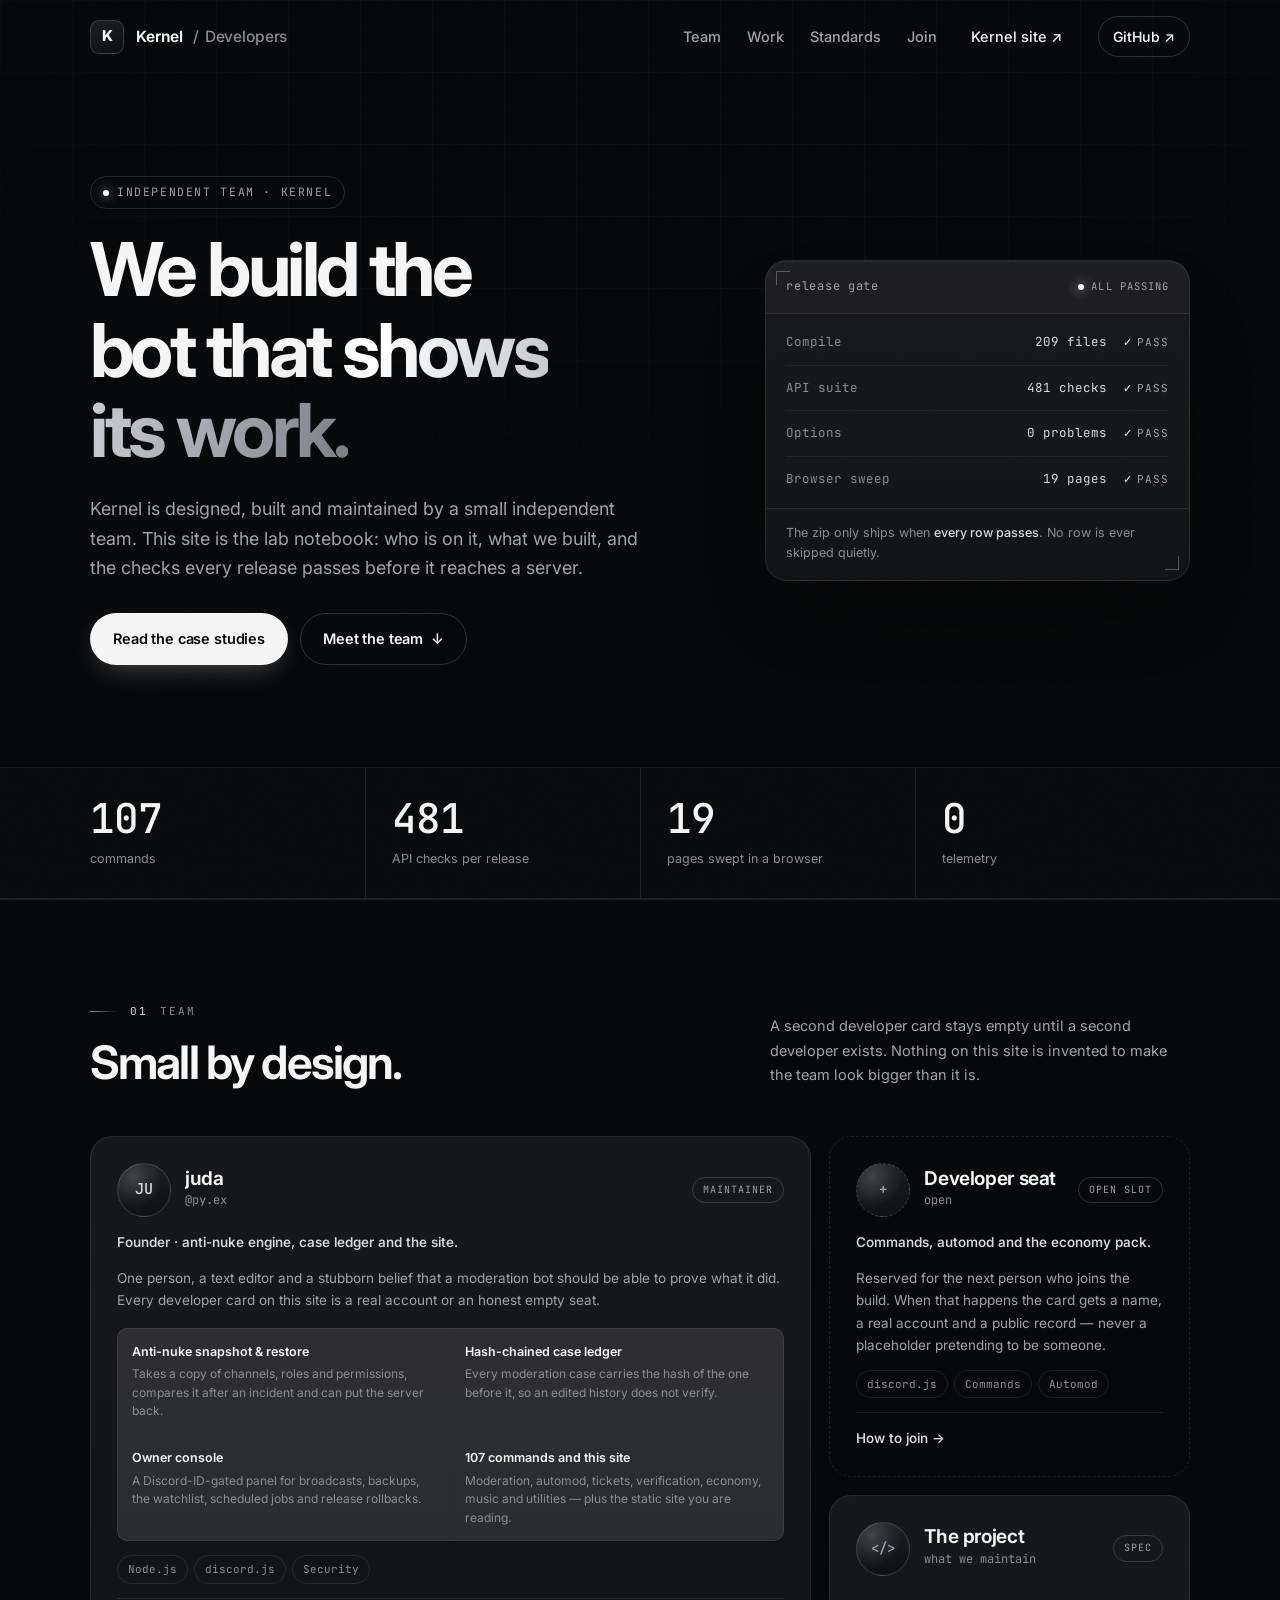
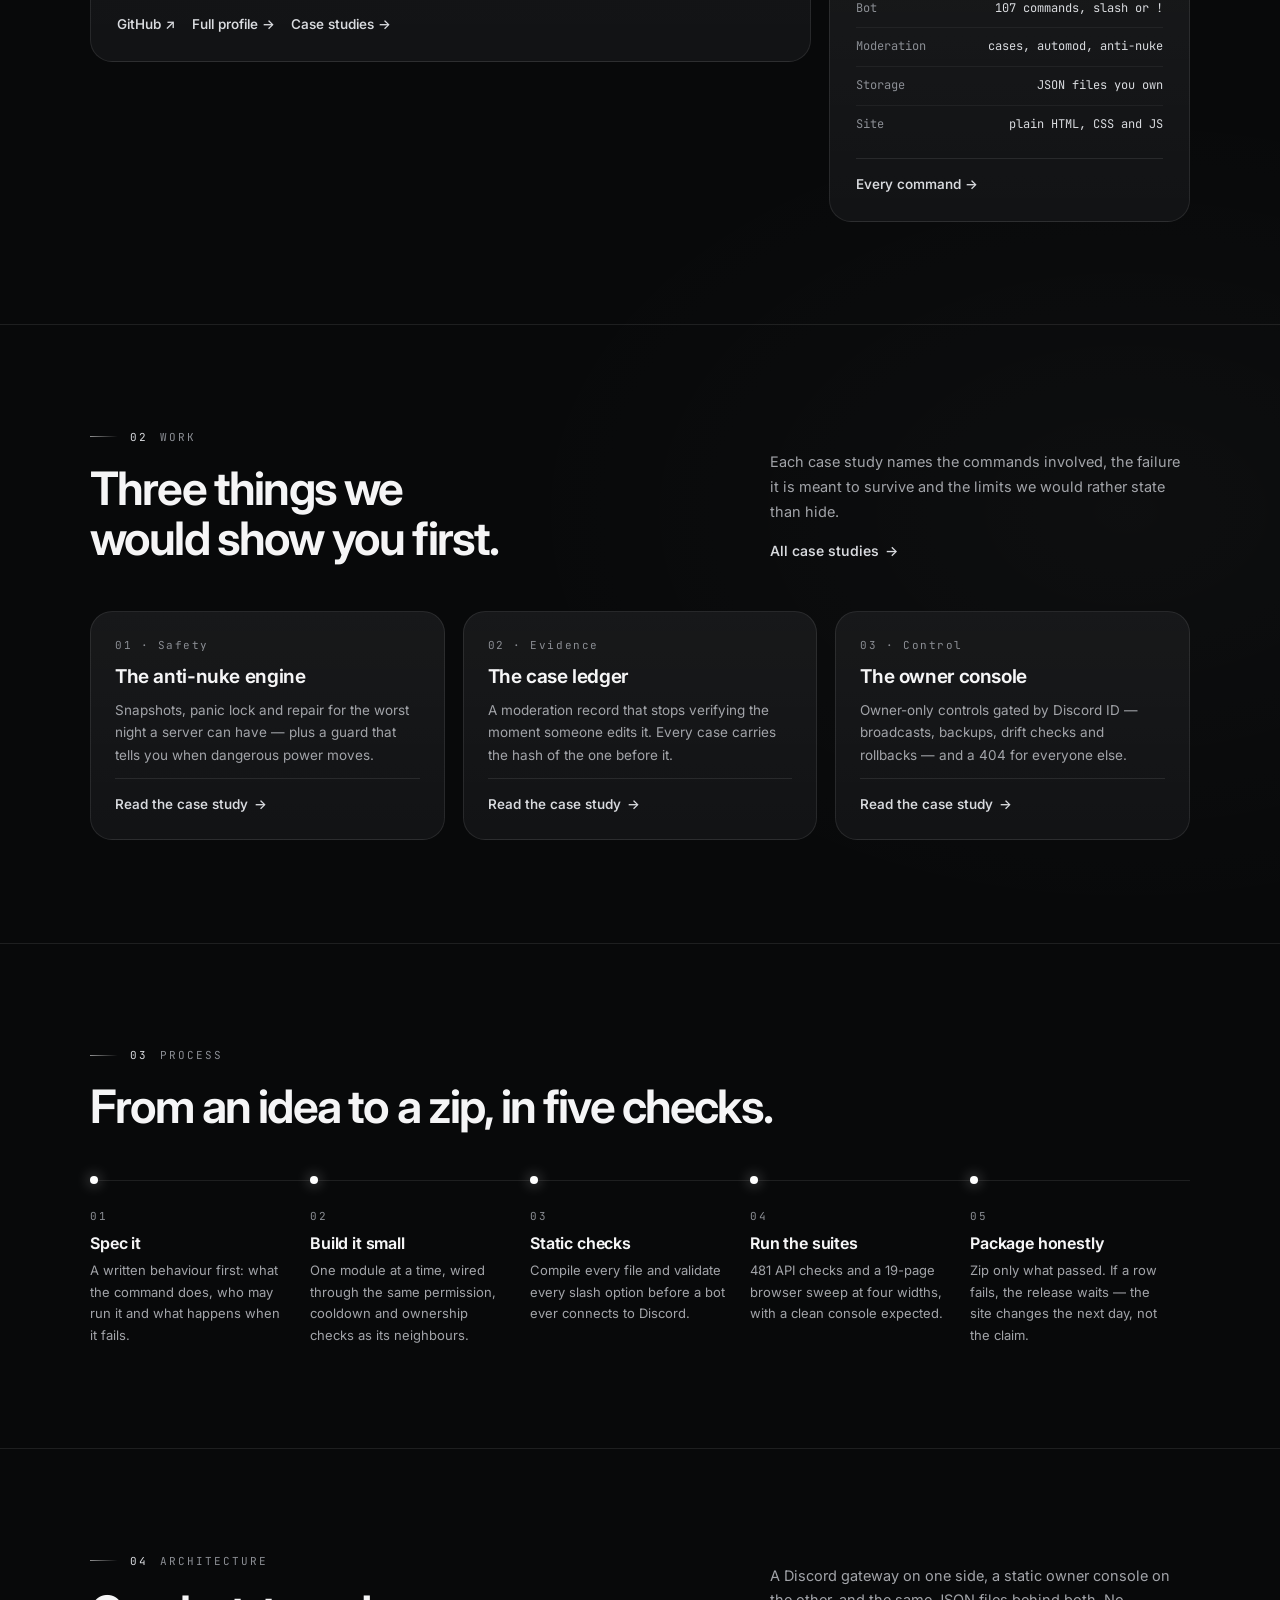
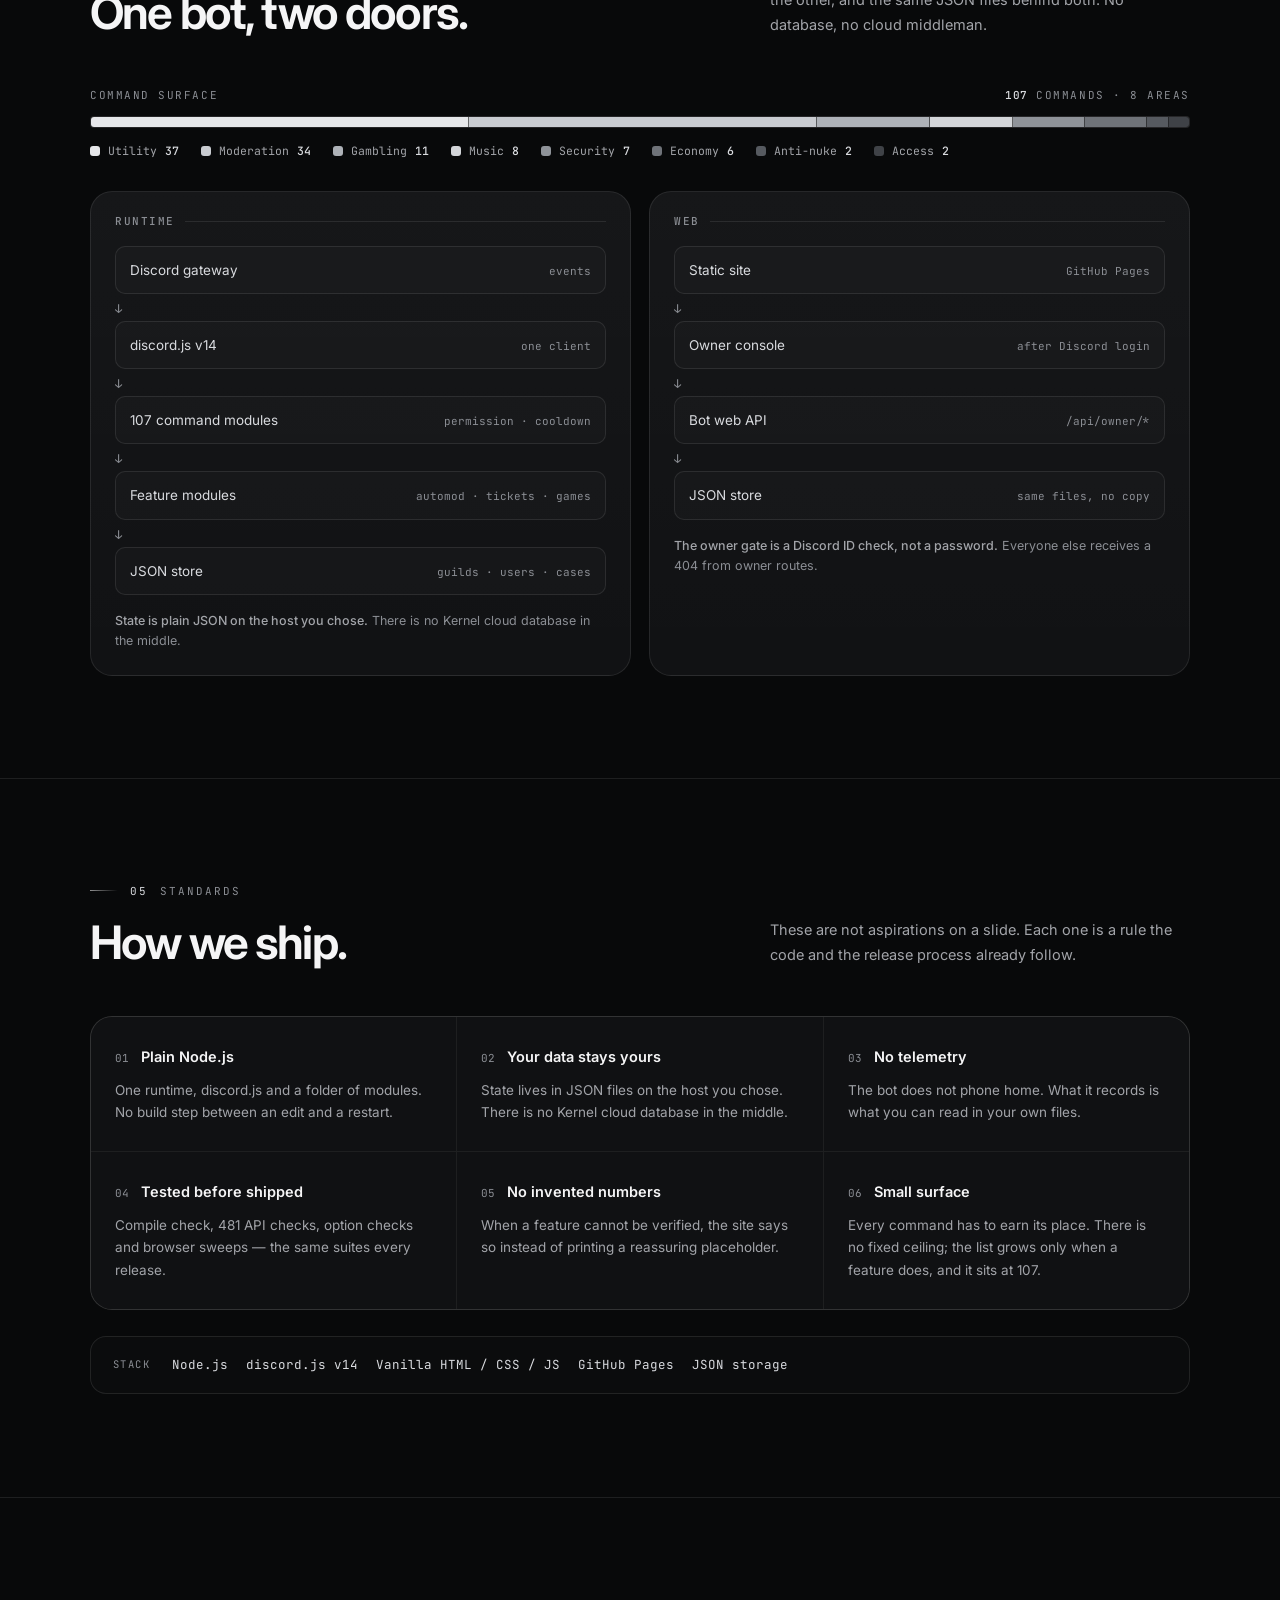
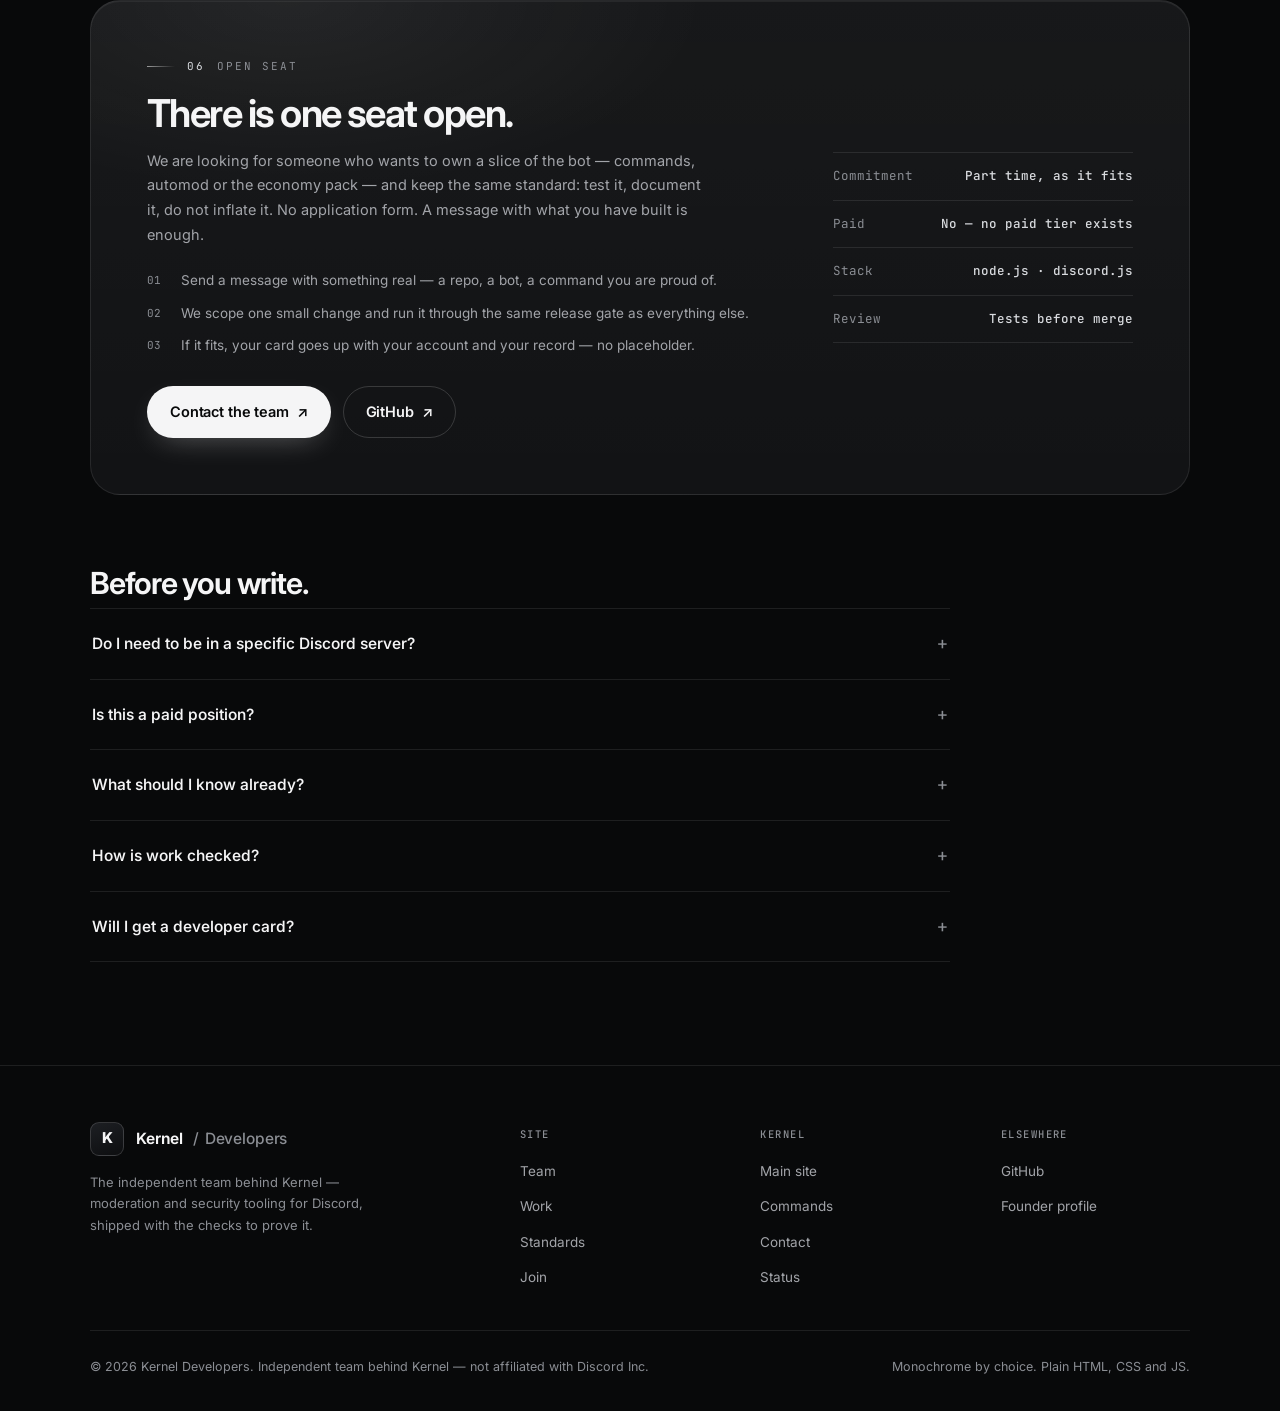
<file: index.html>
<!doctype html>
<html lang="en">
<head>
<meta charset="utf-8">
<meta name="viewport" content="width=device-width, initial-scale=1">
<title>Kernel Developers — the team, the work and the release gate</title>
<meta name="description" content="Meet the team behind Kernel, read three engineering case studies, and see the release gate every change passes: compile, 481 API checks and a 19-page browser sweep.">
<meta property="og:title" content="Kernel Developers — the team behind Kernel">
<meta property="og:description" content="The people, the case studies and the standards behind the Kernel Discord bot.">
<meta property="og:type" content="website">
<meta property="og:site_name" content="Kernel Developers">
<meta property="og:image" content="og.png">
<meta property="og:image:width" content="1200">
<meta property="og:image:height" content="630">
<meta property="og:image:alt" content="Kernel Developers — the team behind Kernel">
<meta name="twitter:card" content="summary_large_image">
<meta name="twitter:title" content="Kernel Developers — the team behind Kernel">
<meta name="twitter:description" content="The people, the case studies and the standards behind the Kernel Discord bot.">
<meta name="twitter:image" content="og.png">
<meta name="theme-color" content="#08090a">
<link rel="icon" href="favicon.svg" type="image/svg+xml">
<link rel="preconnect" href="https://fonts.googleapis.com">
<link rel="preconnect" href="https://fonts.gstatic.com" crossorigin>
<link href="https://fonts.googleapis.com/css2?family=Inter:wght@400;500;600;700;800&family=JetBrains+Mono:wght@400;500&display=swap" rel="stylesheet">
<link rel="stylesheet" href="styles.css?v=20261125a">
<script>document.documentElement.classList.add('js');</script>
</head>
<body>

<span id="top" class="anchor-top" aria-hidden="true"></span>
<a class="skip" href="#main">Skip to content</a>
<div class="scroll-progress" aria-hidden="true"><span data-progress></span></div>

<header class="nav-shell">
  <div class="nav">
    <a class="brand" href="index.html" aria-label="Kernel Developers, home">
      <span class="mark" aria-hidden="true">K</span>
      <span class="brand-text">Kernel <span class="brand-sub">Developers</span></span>
    </a>

    <nav class="links" id="nav-links" aria-label="Sections">
      <a href="#team" data-nav="team">Team</a>
      <a href="work.html" data-nav="work">Work</a>
      <a href="#standards" data-nav="standards">Standards</a>
      <a href="#join" data-nav="join">Join</a>
      <a class="links-ext" href="https://santiyxz.github.io/kernel/">
        Kernel site <span class="arrow" aria-hidden="true">↗</span>
      </a>
    </nav>

    <div class="nav-actions">
      <a class="nav-ghost" href="https://github.com/santiyxz" rel="noopener noreferrer" target="_blank">
        GitHub <span class="arrow" aria-hidden="true">↗</span>
      </a>
      <button class="menu-btn" type="button" aria-expanded="false" aria-controls="nav-links">
        <span class="menu-box" aria-hidden="true"><span></span><span></span></span>
        <span class="menu-label">Menu</span>
      </button>
    </div>
  </div>
</header>

<main id="main">

  <!-- ============================================================== HERO -->
  <section class="hero shell" aria-labelledby="hero-title">
    <div class="hero-copy">
      <p class="eyebrow" data-reveal><span class="dot" aria-hidden="true"></span>Independent team · Kernel</p>
      <h1 id="hero-title" data-reveal>We build the bot that <em>shows its work.</em></h1>
      <p class="lede" data-reveal>
        Kernel is designed, built and maintained by a small independent team. This site is the lab notebook:
        who is on it, what we built, and the checks every release passes before it reaches a server.
      </p>
      <div class="hero-actions" data-reveal>
        <a class="btn btn-light" href="work.html">Read the case studies</a>
        <a class="btn btn-ghost" href="#team">Meet the team <span class="arrow" aria-hidden="true">↓</span></a>
      </div>
    </div>

    <aside class="gate" data-reveal aria-label="Release gate — checks run before every release">
      <div class="gate-head">
        <span class="gate-title">release gate</span>
        <span class="gate-state"><span class="dot" aria-hidden="true"></span>all passing</span>
      </div>
      <ul class="gate-rows">
        <li><span class="what">Compile</span><span class="how">209 files</span><span class="pass">pass</span></li>
        <li><span class="what">API suite</span><span class="how">481 checks</span><span class="pass">pass</span></li>
        <li><span class="what">Options</span><span class="how">0 problems</span><span class="pass">pass</span></li>
        <li><span class="what">Browser sweep</span><span class="how">19 pages</span><span class="pass">pass</span></li>
      </ul>
      <div class="gate-foot">The zip only ships when <b>every row passes</b>. No row is ever skipped quietly.</div>
    </aside>
  </section>

  <!-- =========================================================== METRICS -->
  <section class="metrics" aria-label="By the numbers">
    <div class="shell metrics-grid">
      <div class="metric" data-reveal><b data-count="107">107</b><span>commands</span></div>
      <div class="metric" data-reveal><b data-count="481">481</b><span>API checks per release</span></div>
      <div class="metric" data-reveal><b data-count="19">19</b><span>pages swept in a browser</span></div>
      <div class="metric" data-reveal><b data-count="0">0</b><span>telemetry</span></div>
    </div>
  </section>

  <!-- ============================================================== TEAM -->
  <section class="section" id="team" aria-labelledby="team-title">
    <div class="shell">
      <header class="section-head split" data-reveal>
        <div>
          <p class="section-tag"><span class="idx">01</span> Team</p>
          <h2 id="team-title">Small by design.</h2>
        </div>
        <p class="section-note">
          A second developer card stays empty until a second developer exists. Nothing on this site is invented
          to make the team look bigger than it is.
        </p>
      </header>

      <div class="team-grid">
        <article class="dev-card spotlight" data-reveal data-dev-card>
          <div class="dev-head">
            <span class="dev-avatar" data-dev-slot="avatar" aria-hidden="true">
              <span data-dev-slot="initials">JU</span>
              <span class="dev-presence" data-dev-slot="dot" hidden></span>
            </span>
            <div class="dev-id">
              <h3 data-dev-slot="name">juda</h3>
              <p class="dev-handle" data-dev-slot="handle">@py.ex</p>
            </div>
            <span class="dev-badge">Maintainer</span>
          </div>
          <p class="dev-live" data-dev-live hidden aria-live="polite">
            <span class="dev-live-dot" data-dev-status-dot aria-hidden="true"></span>
            <span class="dev-live-state" data-dev-status>Offline</span>
            <span class="dev-live-activity" data-dev-activity hidden></span>
          </p>
          <p class="dev-role">Founder · anti-nuke engine, case ledger and the site.</p>
          <p class="dev-bio">
            One person, a text editor and a stubborn belief that a moderation bot should be able to prove what it
            did. Every developer card on this site is a real account or an honest empty seat.
          </p>
          <dl class="credits">
            <div>
              <dt>Anti-nuke snapshot &amp; restore</dt>
              <dd>Takes a copy of channels, roles and permissions, compares it after an incident and can put the server back.</dd>
            </div>
            <div>
              <dt>Hash-chained case ledger</dt>
              <dd>Every moderation case carries the hash of the one before it, so an edited history does not verify.</dd>
            </div>
            <div>
              <dt>Owner console</dt>
              <dd>A Discord-ID-gated panel for broadcasts, backups, the watchlist, scheduled jobs and release rollbacks.</dd>
            </div>
            <div>
              <dt>107 commands and this site</dt>
              <dd>Moderation, automod, tickets, verification, economy, music and utilities — plus the static site you are reading.</dd>
            </div>
          </dl>
          <ul class="dev-tags"><li>Node.js</li><li>discord.js</li><li>Security</li></ul>
          <div class="dev-links">
            <a href="https://github.com/santiyxz" rel="noopener noreferrer" target="_blank">GitHub <span class="arrow" aria-hidden="true">↗</span></a>
            <a href="https://kernelweb.vercel.app/profile.html?dev=founder">Full profile <span class="arrow" aria-hidden="true">→</span></a>
            <a href="work.html">Case studies <span class="arrow" aria-hidden="true">→</span></a>
          </div>
        </article>

        <div class="team-col">
          <article class="dev-card is-open" data-reveal>
            <div class="dev-head">
              <span class="dev-avatar is-open-mark" aria-hidden="true">+</span>
              <div class="dev-id">
                <h3>Developer seat</h3>
                <p class="dev-handle">open</p>
              </div>
              <span class="dev-badge">Open slot</span>
            </div>
            <p class="dev-role">Commands, automod and the economy pack.</p>
            <p class="dev-bio">
              Reserved for the next person who joins the build. When that happens the card gets a name, a real
              account and a public record — never a placeholder pretending to be someone.
            </p>
            <ul class="dev-tags"><li>discord.js</li><li>Commands</li><li>Automod</li></ul>
            <div class="dev-links"><a href="#join">How to join <span class="arrow" aria-hidden="true">→</span></a></div>
          </article>

          <article class="dev-card" data-reveal>
            <div class="dev-head">
              <span class="dev-avatar is-mark" aria-hidden="true">&lt;/&gt;</span>
              <div class="dev-id">
                <h3>The project</h3>
                <p class="dev-handle">what we maintain</p>
              </div>
              <span class="dev-badge">Spec</span>
            </div>
            <dl class="dev-spec">
              <div><dt>Bot</dt><dd>107 commands, slash or <code>!</code></dd></div>
              <div><dt>Moderation</dt><dd>cases, automod, anti-nuke</dd></div>
              <div><dt>Storage</dt><dd>JSON files you own</dd></div>
              <div><dt>Site</dt><dd>plain HTML, CSS and JS</dd></div>
            </dl>
            <div class="dev-links">
              <a href="https://kernelweb.vercel.app/commands.html">Every command <span class="arrow" aria-hidden="true">→</span></a>
            </div>
          </article>
        </div>
      </div>
    </div>
  </section>

  <!-- ============================================================== WORK -->
  <section class="section" id="work" aria-labelledby="work-title">
    <div class="shell">
      <header class="section-head split" data-reveal>
        <div>
          <p class="section-tag"><span class="idx">02</span> Work</p>
          <h2 id="work-title">Three things we would show you first.</h2>
        </div>
        <div class="section-note">
          <p>Each case study names the commands involved, the failure it is meant to survive and the limits we would rather state than hide.</p>
          <p class="section-link"><a class="link-quiet" href="work.html">All case studies <span class="arrow" aria-hidden="true">→</span></a></p>
        </div>
      </header>

      <div class="work-cards" data-stagger>
        <a class="work-card spotlight" href="work.html#antinuke" data-reveal>
          <span class="num">01 · Safety</span>
          <h3>The anti-nuke engine</h3>
          <p>Snapshots, panic lock and repair for the worst night a server can have — plus a guard that tells you when dangerous power moves.</p>
          <span class="go">Read the case study <span class="arrow" aria-hidden="true">→</span></span>
        </a>
        <a class="work-card spotlight" href="work.html#cases" data-reveal>
          <span class="num">02 · Evidence</span>
          <h3>The case ledger</h3>
          <p>A moderation record that stops verifying the moment someone edits it. Every case carries the hash of the one before it.</p>
          <span class="go">Read the case study <span class="arrow" aria-hidden="true">→</span></span>
        </a>
        <a class="work-card spotlight" href="work.html#console" data-reveal>
          <span class="num">03 · Control</span>
          <h3>The owner console</h3>
          <p>Owner-only controls gated by Discord ID — broadcasts, backups, drift checks and rollbacks — and a 404 for everyone else.</p>
          <span class="go">Read the case study <span class="arrow" aria-hidden="true">→</span></span>
        </a>
      </div>
    </div>
  </section>

  <!-- =========================================================== PROCESS -->
  <section class="section" id="process" aria-labelledby="process-title">
    <div class="shell">
      <header class="section-head" data-reveal>
        <p class="section-tag"><span class="idx">03</span> Process</p>
        <h2 id="process-title">From an idea to a zip, in five checks.</h2>
      </header>

      <ol class="process-list" data-stagger>
        <li data-reveal>
          <span class="n">01</span>
          <h3>Spec it</h3>
          <p>A written behaviour first: what the command does, who may run it and what happens when it fails.</p>
        </li>
        <li data-reveal>
          <span class="n">02</span>
          <h3>Build it small</h3>
          <p>One module at a time, wired through the same permission, cooldown and ownership checks as its neighbours.</p>
        </li>
        <li data-reveal>
          <span class="n">03</span>
          <h3>Static checks</h3>
          <p>Compile every file and validate every slash option before a bot ever connects to Discord.</p>
        </li>
        <li data-reveal>
          <span class="n">04</span>
          <h3>Run the suites</h3>
          <p>481 API checks and a 19-page browser sweep at four widths, with a clean console expected.</p>
        </li>
        <li data-reveal>
          <span class="n">05</span>
          <h3>Package honestly</h3>
          <p>Zip only what passed. If a row fails, the release waits — the site changes the next day, not the claim.</p>
        </li>
      </ol>
    </div>
  </section>

  <!-- ====================================================== ARCHITECTURE -->
  <section class="section" id="architecture" aria-labelledby="arch-title">
    <div class="shell">
      <header class="section-head split" data-reveal>
        <div>
          <p class="section-tag"><span class="idx">04</span> Architecture</p>
          <h2 id="arch-title">One bot, two doors.</h2>
        </div>
        <p class="section-note">
          A Discord gateway on one side, a static owner console on the other, and the same JSON files behind both.
          No database, no cloud middleman.
        </p>
      </header>

      <div class="surface" data-reveal>
        <div class="surface-head">
          <span>Command surface</span>
          <span><b>107</b> commands · 8 areas</span>
        </div>
        <div class="surface-bar" aria-hidden="true">
          <span style="flex:37;background:#e6e7ea" title="Utility 37"></span>
          <span style="flex:34;background:#c9ccd1" title="Moderation 34"></span>
          <span style="flex:11;background:#aeb2b8" title="Gambling 11"></span>
          <span style="flex:8;background:#d3d5d9" title="Music 8"></span>
          <span style="flex:7;background:#8f9399" title="Security 7"></span>
          <span style="flex:6;background:#6f7379" title="Economy 6"></span>
          <span style="flex:2;background:#565a60" title="Anti-nuke 2"></span>
          <span style="flex:2;background:#3f4247" title="Access 2"></span>
        </div>
        <ul class="surface-legend">
          <li><i class="sw" style="background:#e6e7ea"></i>Utility <b>37</b></li>
          <li><i class="sw" style="background:#c9ccd1"></i>Moderation <b>34</b></li>
          <li><i class="sw" style="background:#aeb2b8"></i>Gambling <b>11</b></li>
          <li><i class="sw" style="background:#d3d5d9"></i>Music <b>8</b></li>
          <li><i class="sw" style="background:#8f9399"></i>Security <b>7</b></li>
          <li><i class="sw" style="background:#6f7379"></i>Economy <b>6</b></li>
          <li><i class="sw" style="background:#565a60"></i>Anti-nuke <b>2</b></li>
          <li><i class="sw" style="background:#3f4247"></i>Access <b>2</b></li>
        </ul>
      </div>

      <div class="flows">
        <div class="flow" data-reveal>
          <h3>Runtime</h3>
          <ol class="flow-chain">
            <li class="node">Discord gateway <small>events</small></li>
            <li class="arrow" aria-hidden="true">↓</li>
            <li class="node">discord.js v14 <small>one client</small></li>
            <li class="arrow" aria-hidden="true">↓</li>
            <li class="node">107 command modules <small>permission · cooldown</small></li>
            <li class="arrow" aria-hidden="true">↓</li>
            <li class="node">Feature modules <small>automod · tickets · games</small></li>
            <li class="arrow" aria-hidden="true">↓</li>
            <li class="node">JSON store <small>guilds · users · cases</small></li>
          </ol>
          <p class="flow-note"><b>State is plain JSON on the host you chose.</b> There is no Kernel cloud database in the middle.</p>
        </div>

        <div class="flow" data-reveal>
          <h3>Web</h3>
          <ol class="flow-chain">
            <li class="node">Static site <small>GitHub Pages</small></li>
            <li class="arrow" aria-hidden="true">↓</li>
            <li class="node">Owner console <small>after Discord login</small></li>
            <li class="arrow" aria-hidden="true">↓</li>
            <li class="node">Bot web API <small>/api/owner/*</small></li>
            <li class="arrow" aria-hidden="true">↓</li>
            <li class="node">JSON store <small>same files, no copy</small></li>
          </ol>
          <p class="flow-note"><b>The owner gate is a Discord ID check, not a password.</b> Everyone else receives a 404 from owner routes.</p>
        </div>
      </div>
    </div>
  </section>

  <!-- ========================================================== STANDARDS -->
  <section class="section" id="standards" aria-labelledby="standards-title">
    <div class="shell">
      <header class="section-head split" data-reveal>
        <div>
          <p class="section-tag"><span class="idx">05</span> Standards</p>
          <h2 id="standards-title">How we ship.</h2>
        </div>
        <p class="section-note">
          These are not aspirations on a slide. Each one is a rule the code and the release process already
          follow.
        </p>
      </header>

      <dl class="standards" data-stagger>
        <div data-reveal>
          <dt><span class="std-num">01</span>Plain Node.js</dt>
          <dd>One runtime, discord.js and a folder of modules. No build step between an edit and a restart.</dd>
        </div>
        <div data-reveal>
          <dt><span class="std-num">02</span>Your data stays yours</dt>
          <dd>State lives in JSON files on the host you chose. There is no Kernel cloud database in the middle.</dd>
        </div>
        <div data-reveal>
          <dt><span class="std-num">03</span>No telemetry</dt>
          <dd>The bot does not phone home. What it records is what you can read in your own files.</dd>
        </div>
        <div data-reveal>
          <dt><span class="std-num">04</span>Tested before shipped</dt>
          <dd>Compile check, 481 API checks, option checks and browser sweeps — the same suites every release.</dd>
        </div>
        <div data-reveal>
          <dt><span class="std-num">05</span>No invented numbers</dt>
          <dd>When a feature cannot be verified, the site says so instead of printing a reassuring placeholder.</dd>
        </div>
        <div data-reveal>
          <dt><span class="std-num">06</span>Small surface</dt>
          <dd>Every command has to earn its place. There is no fixed ceiling; the list grows only when a feature does, and it sits at 107.</dd>
        </div>
      </dl>

      <div class="stack" data-reveal aria-label="Stack">
        <span class="stack-label">Stack</span>
        <ul>
          <li>Node.js</li>
          <li>discord.js v14</li>
          <li>Vanilla HTML / CSS / JS</li>
          <li>GitHub Pages</li>
          <li>JSON storage</li>
        </ul>
      </div>
    </div>
  </section>

  <!-- ============================================================== JOIN -->
  <section class="section" id="join" aria-labelledby="join-title">
    <div class="shell">
      <div class="join-panel" data-reveal>
        <div>
          <p class="section-tag"><span class="idx">06</span> Open seat</p>
          <h2 id="join-title">There is one seat open.</h2>
          <p class="join-copy">
            We are looking for someone who wants to own a slice of the bot — commands, automod or the economy
            pack — and keep the same standard: test it, document it, do not inflate it. No application form.
            A message with what you have built is enough.
          </p>
          <ol class="join-steps">
            <li><span class="n">01</span><span>Send a message with something real — a repo, a bot, a command you are proud of.</span></li>
            <li><span class="n">02</span><span>We scope one small change and run it through the same release gate as everything else.</span></li>
            <li><span class="n">03</span><span>If it fits, your card goes up with your account and your record — no placeholder.</span></li>
          </ol>
          <div class="hero-actions">
            <a class="btn btn-light" href="https://kernelweb.vercel.app/contact.html">
              Contact the team <span class="arrow" aria-hidden="true">↗</span>
            </a>
            <a class="btn btn-ghost" href="https://github.com/santiyxz" rel="noopener noreferrer" target="_blank">
              GitHub <span class="arrow" aria-hidden="true">↗</span>
            </a>
          </div>
        </div>
        <ul class="join-facts">
          <li><span>Commitment</span><b>Part time, as it fits</b></li>
          <li><span>Paid</span><b>No — no paid tier exists</b></li>
          <li><span>Stack</span><b>node.js · discord.js</b></li>
          <li><span>Review</span><b>Tests before merge</b></li>
        </ul>
      </div>

      <div class="section-head" style="margin-top: clamp(40px, 6vw, 72px); margin-bottom: 8px;" data-reveal>
        <h2 style="font-size: clamp(1.4rem, 2.4vw, 1.9rem);">Before you write.</h2>
      </div>
      <div class="faq" data-reveal>
        <details>
          <summary>Do I need to be in a specific Discord server?</summary>
          <div class="faq-body">
            <p>No. The contact form and GitHub are enough to start a conversation. Being reachable on Discord helps later, once there is a change to review, but it is not a gate.</p>
          </div>
        </details>
        <details>
          <summary>Is this a paid position?</summary>
          <div class="faq-body">
            <p>No. Kernel has no paid tier, so there is no budget to pay contributors. What it offers is real ownership of a slice of the bot, public credit on this site, and code that ships.</p>
          </div>
        </details>
        <details>
          <summary>What should I know already?</summary>
          <div class="faq-body">
            <p>Node.js and discord.js basics for bot work — commands, events, permissions. The website is plain HTML, CSS and JavaScript with no framework, so a working knowledge of the browser is enough for site changes.</p>
          </div>
        </details>
        <details>
          <summary>How is work checked?</summary>
          <div class="faq-body">
            <p>Everything passes the same gate as a normal release: every file compiles, 481 API checks pass, the 13-check prefix adapter passes, slash options validate, and a 19-page browser sweep runs at four widths with a clean console. A change that fails a row does not ship.</p>
          </div>
        </details>
        <details>
          <summary>Will I get a developer card?</summary>
          <div class="faq-body">
            <p>Yes, once you are part of the build. Cards use real accounts and public records — the open seat stays visibly empty until then, because inventing a presence is not how this site works.</p>
          </div>
        </details>
      </div>
    </div>
  </section>

</main>

<footer class="foot">
  <div class="shell">
    <div class="foot-grid">
      <div class="foot-brand">
        <a class="brand" href="index.html" aria-label="Kernel Developers, home">
          <span class="mark" aria-hidden="true">K</span>
          <span class="brand-text">Kernel <span class="brand-sub">Developers</span></span>
        </a>
        <p class="foot-blurb">The independent team behind Kernel — moderation and security tooling for Discord, shipped with the checks to prove it.</p>
      </div>
      <div class="foot-col">
        <h4>Site</h4>
        <ul>
          <li><a href="#team">Team</a></li>
          <li><a href="work.html">Work</a></li>
          <li><a href="#standards">Standards</a></li>
          <li><a href="#join">Join</a></li>
        </ul>
      </div>
      <div class="foot-col">
        <h4>Kernel</h4>
        <ul>
          <li><a href="https://kernelweb.vercel.app/">Main site</a></li>
          <li><a href="https://kernelweb.vercel.app/commands.html">Commands</a></li>
          <li><a href="https://kernelweb.vercel.app/contact.html">Contact</a></li>
          <li><a href="https://kernelweb.vercel.app/status.html">Status</a></li>
        </ul>
      </div>
      <div class="foot-col">
        <h4>Elsewhere</h4>
        <ul>
          <li><a href="https://github.com/santiyxz" rel="noopener noreferrer" target="_blank">GitHub</a></li>
          <li><a href="https://kernelweb.vercel.app/profile.html?dev=founder">Founder profile</a></li>
        </ul>
      </div>
    </div>
    <div class="foot-base">
      <p>© <span id="year">2026</span> Kernel Developers. Independent team behind Kernel — not affiliated with Discord Inc.</p>
      <p>Monochrome by choice. Plain HTML, CSS and JS.</p>
    </div>
  </div>
</footer>

<a class="to-top" href="#top" data-to-top aria-label="Back to top" aria-hidden="true" tabindex="-1">↑</a>
<script src="app.js?v=20261125a" defer></script>
<script src="lanyard.js?v=20261125a" defer></script>
</body>
</html>
</file>
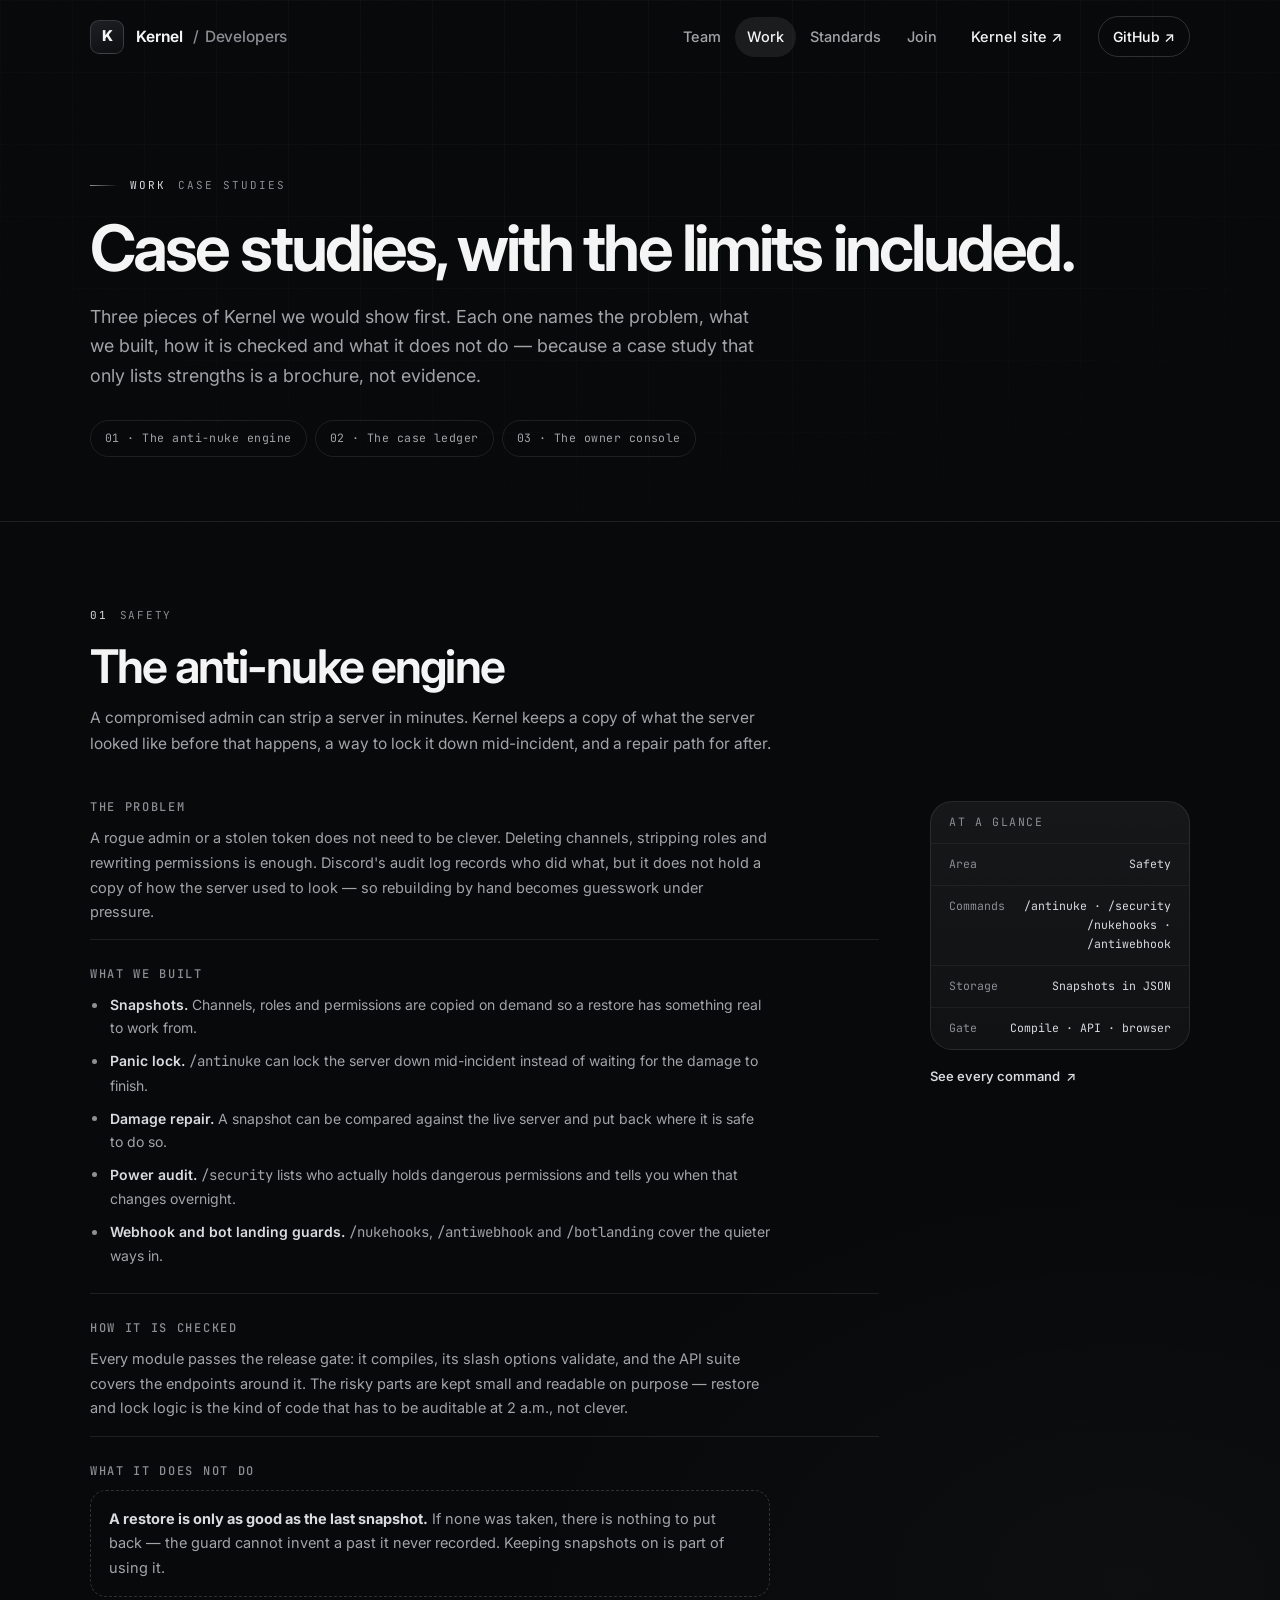
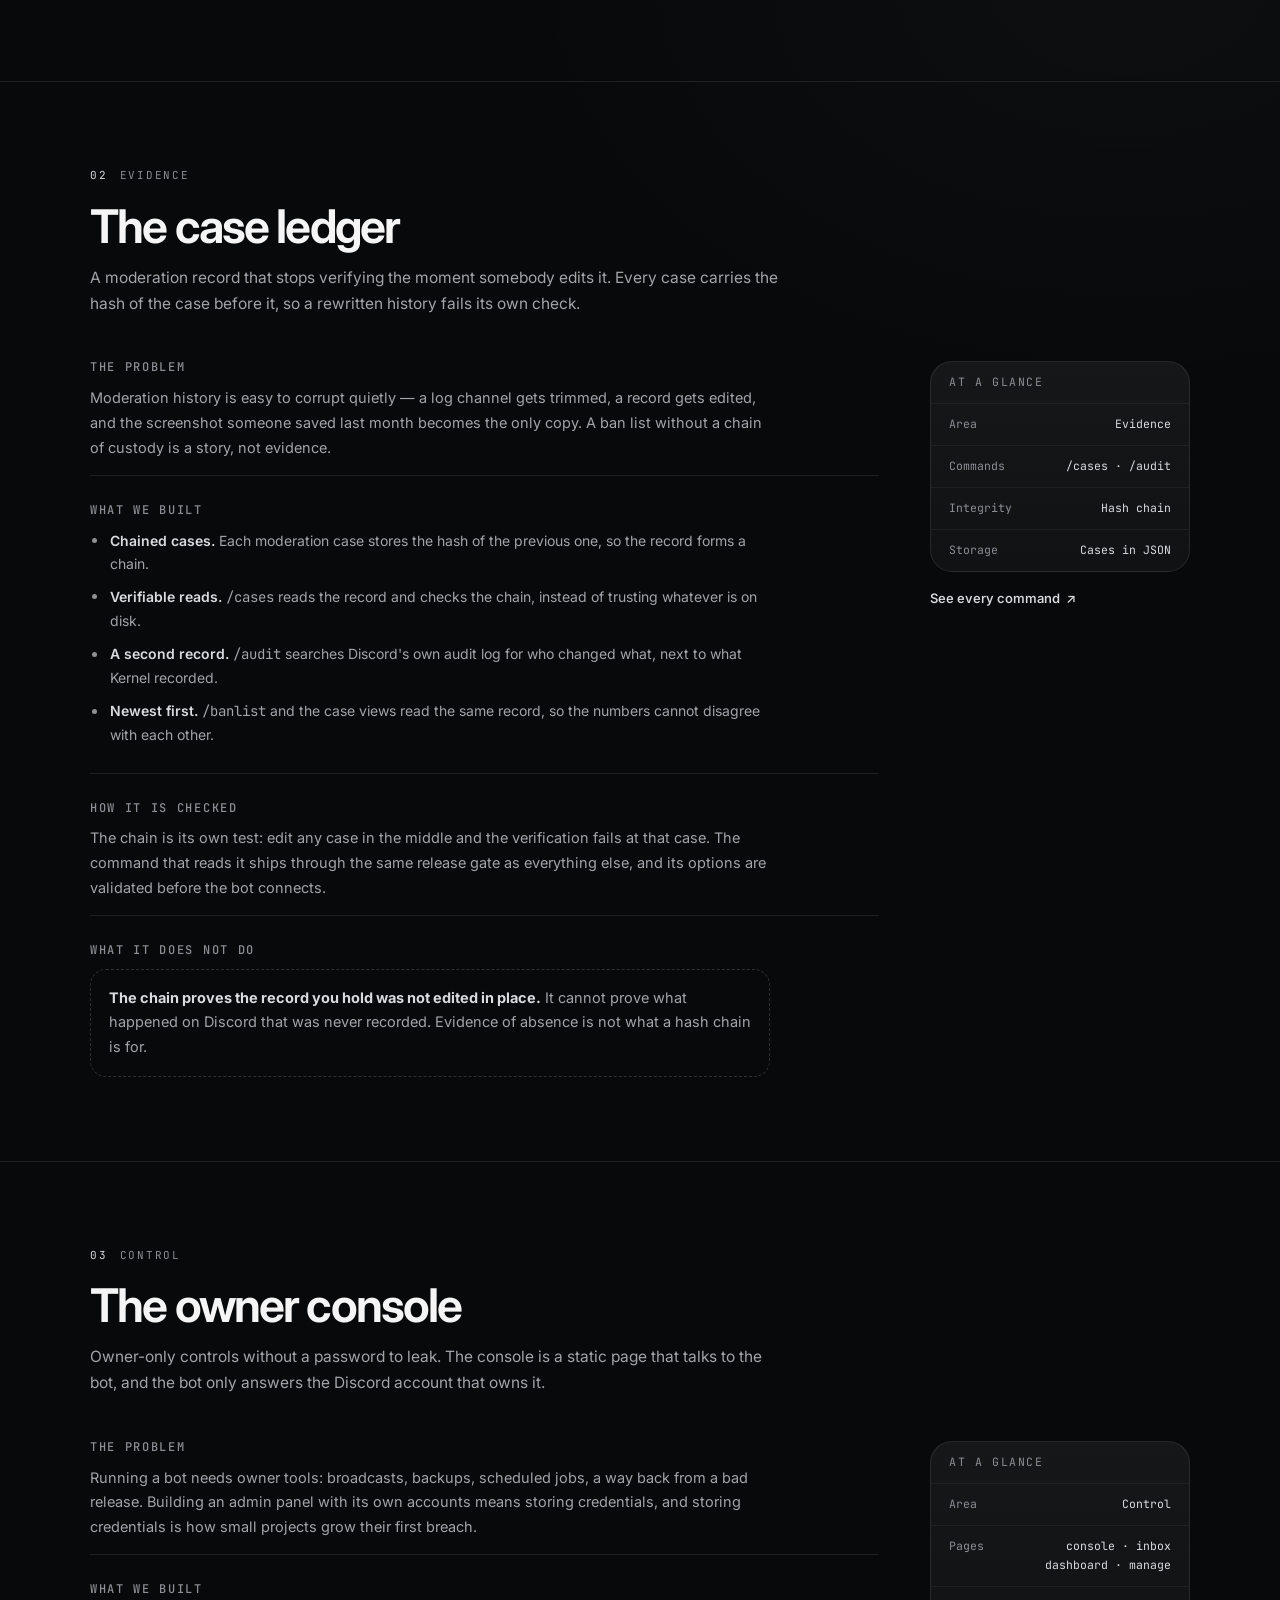
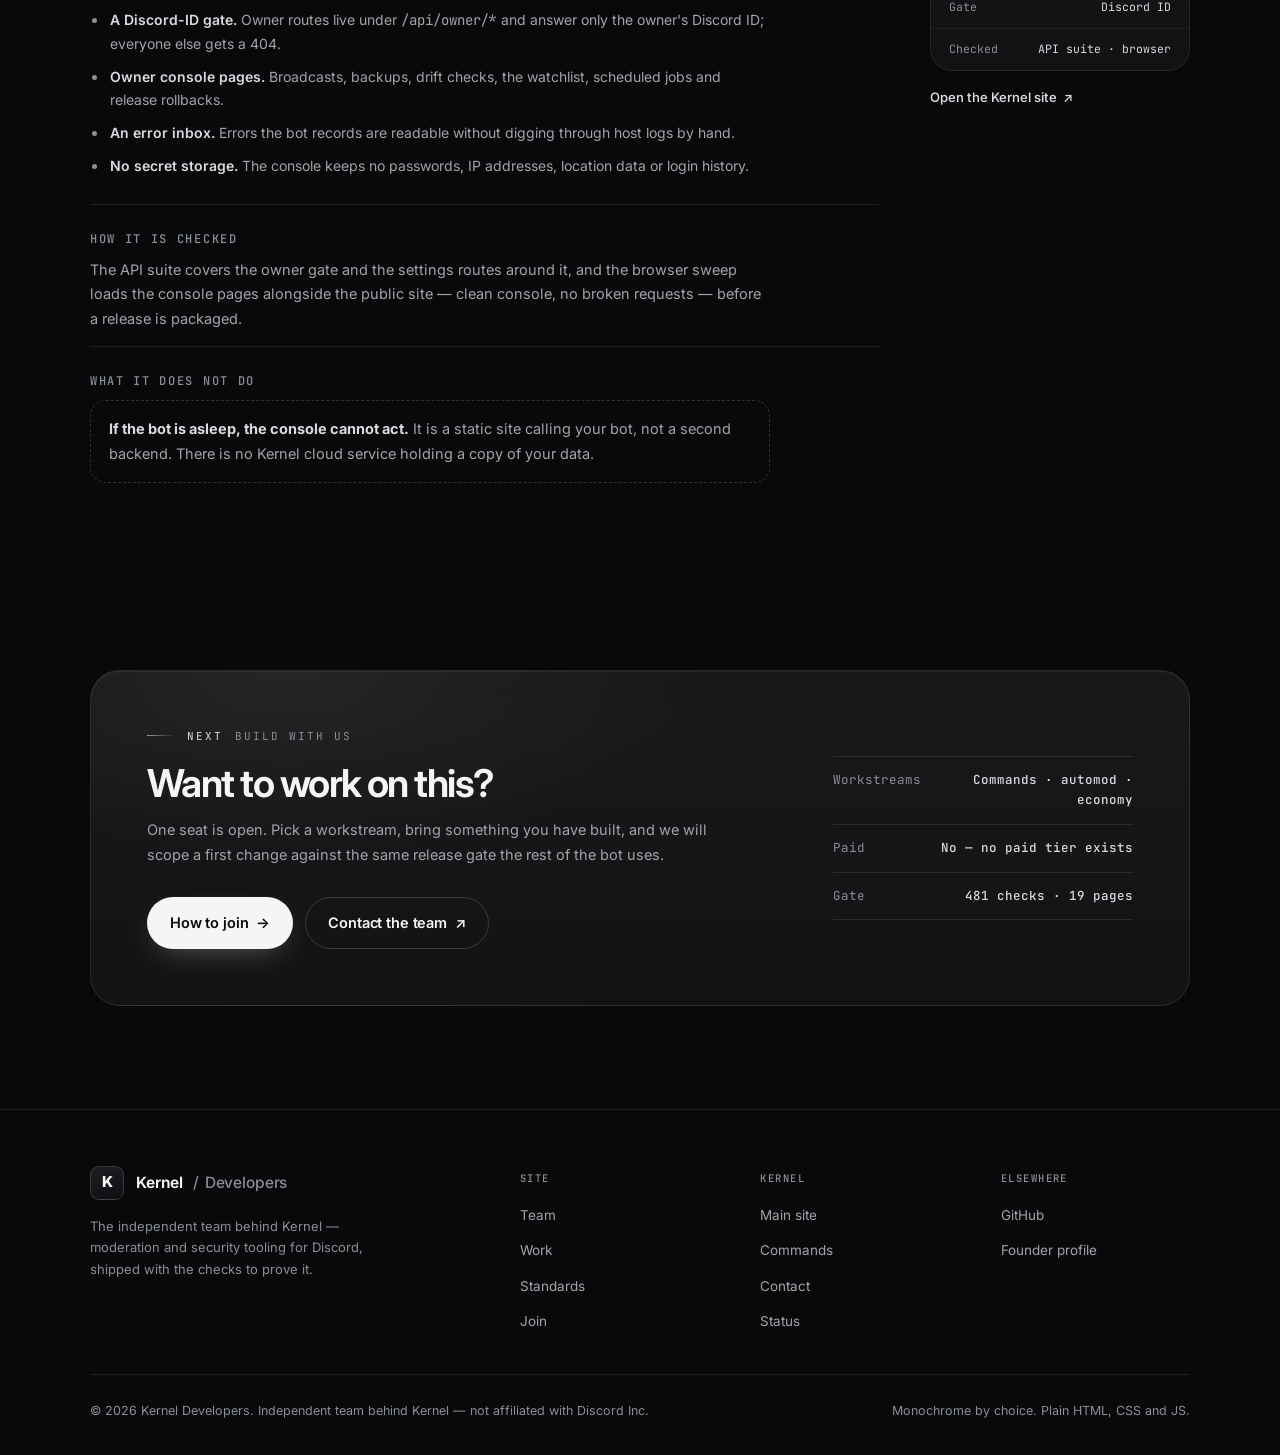
<file: work.html>
<!doctype html>
<html lang="en">
<head>
<meta charset="utf-8">
<meta name="viewport" content="width=device-width, initial-scale=1">
<title>Case studies — Kernel Developers</title>
<meta name="description" content="Three Kernel engineering case studies: the anti-nuke engine, the hash-chained case ledger and the owner console — each with its checks and its stated limits.">
<meta property="og:title" content="Case studies — Kernel Developers">
<meta property="og:description" content="The anti-nuke engine, the case ledger and the owner console — with the checks and the limits.">
<meta property="og:type" content="article">
<meta property="og:site_name" content="Kernel Developers">
<meta property="og:image" content="og.png">
<meta property="og:image:width" content="1200">
<meta property="og:image:height" content="630">
<meta property="og:image:alt" content="Kernel Developers — the team behind Kernel">
<meta name="twitter:card" content="summary_large_image">
<meta name="twitter:title" content="Case studies — Kernel Developers">
<meta name="twitter:description" content="The anti-nuke engine, the case ledger and the owner console — with the checks and the limits.">
<meta name="twitter:image" content="og.png">
<meta name="theme-color" content="#08090a">
<link rel="icon" href="favicon.svg" type="image/svg+xml">
<link rel="preconnect" href="https://fonts.googleapis.com">
<link rel="preconnect" href="https://fonts.gstatic.com" crossorigin>
<link href="https://fonts.googleapis.com/css2?family=Inter:wght@400;500;600;700;800&family=JetBrains+Mono:wght@400;500&display=swap" rel="stylesheet">
<link rel="stylesheet" href="styles.css?v=20261125a">
<script>document.documentElement.classList.add('js');</script>
</head>
<body>

<a class="skip" href="#main">Skip to content</a>
<div class="scroll-progress" aria-hidden="true"><span data-progress></span></div>

<header class="nav-shell">
  <div class="nav">
    <a class="brand" href="index.html" aria-label="Kernel Developers, home">
      <span class="mark" aria-hidden="true">K</span>
      <span class="brand-text">Kernel <span class="brand-sub">Developers</span></span>
    </a>

    <nav class="links" id="nav-links" aria-label="Sections">
      <a href="index.html#team" data-nav="team">Team</a>
      <a href="work.html" data-nav="work" aria-current="page">Work</a>
      <a href="index.html#standards" data-nav="standards">Standards</a>
      <a href="index.html#join" data-nav="join">Join</a>
      <a class="links-ext" href="https://santiyxz.github.io/kernel/">
        Kernel site <span class="arrow" aria-hidden="true">↗</span>
      </a>
    </nav>

    <div class="nav-actions">
      <a class="nav-ghost" href="https://github.com/santiyxz" rel="noopener noreferrer" target="_blank">
        GitHub <span class="arrow" aria-hidden="true">↗</span>
      </a>
      <button class="menu-btn" type="button" aria-expanded="false" aria-controls="nav-links">
        <span class="menu-box" aria-hidden="true"><span></span><span></span></span>
        <span class="menu-label">Menu</span>
      </button>
    </div>
  </div>
</header>

<main id="main">

  <header class="page-head shell" aria-labelledby="page-title">
    <p class="section-tag" data-reveal><span class="idx">Work</span> Case studies</p>
    <h1 id="page-title" data-reveal>Case studies, with the limits included.</h1>
    <p class="lede" data-reveal>
      Three pieces of Kernel we would show first. Each one names the problem, what we built, how it is checked
      and what it does not do — because a case study that only lists strengths is a brochure, not evidence.
    </p>
    <nav class="toc" aria-label="Case studies" data-reveal>
      <a href="#antinuke">01 · The anti-nuke engine</a>
      <a href="#cases">02 · The case ledger</a>
      <a href="#console">03 · The owner console</a>
    </nav>
  </header>

  <!-- ========================================================== ANTI-NUKE -->
  <article class="case" id="antinuke" aria-labelledby="antinuke-title">
    <div class="shell">
      <header class="case-head" data-reveal>
        <p class="case-kicker"><span class="idx">01</span> Safety</p>
        <h2 id="antinuke-title">The anti-nuke engine</h2>
        <p class="case-summary">
          A compromised admin can strip a server in minutes. Kernel keeps a copy of what the server looked like
          before that happens, a way to lock it down mid-incident, and a repair path for after.
        </p>
      </header>

      <div class="case-grid">
        <div class="case-body" data-reveal>
          <h3>The problem</h3>
          <p>
            A rogue admin or a stolen token does not need to be clever. Deleting channels, stripping roles and
            rewriting permissions is enough. Discord's audit log records who did what, but it does not hold a
            copy of how the server used to look — so rebuilding by hand becomes guesswork under pressure.
          </p>

          <h3>What we built</h3>
          <ul>
            <li><b>Snapshots.</b> Channels, roles and permissions are copied on demand so a restore has something real to work from.</li>
            <li><b>Panic lock.</b> <code>/antinuke</code> can lock the server down mid-incident instead of waiting for the damage to finish.</li>
            <li><b>Damage repair.</b> A snapshot can be compared against the live server and put back where it is safe to do so.</li>
            <li><b>Power audit.</b> <code>/security</code> lists who actually holds dangerous permissions and tells you when that changes overnight.</li>
            <li><b>Webhook and bot landing guards.</b> <code>/nukehooks</code>, <code>/antiwebhook</code> and <code>/botlanding</code> cover the quieter ways in.</li>
          </ul>

          <h3>How it is checked</h3>
          <p>
            Every module passes the release gate: it compiles, its slash options validate, and the API suite
            covers the endpoints around it. The risky parts are kept small and readable on purpose — restore and
            lock logic is the kind of code that has to be auditable at 2&nbsp;a.m., not clever.
          </p>

          <h3>What it does not do</h3>
          <p class="case-limit">
            <b>A restore is only as good as the last snapshot.</b> If none was taken, there is nothing to put
            back — the guard cannot invent a past it never recorded. Keeping snapshots on is part of using it.
          </p>
        </div>

        <aside class="case-side" data-reveal>
          <dl class="facts">
            <div class="facts-head">At a glance</div>
            <div><dt>Area</dt><dd>Safety</dd></div>
            <div><dt>Commands</dt><dd>/antinuke · /security<br>/nukehooks · /antiwebhook</dd></div>
            <div><dt>Storage</dt><dd>Snapshots in JSON</dd></div>
            <div><dt>Gate</dt><dd>Compile · API · browser</dd></div>
          </dl>
          <a class="link-quiet" href="https://santiyxz.github.io/kernel/commands.html">See every command <span class="arrow" aria-hidden="true">↗</span></a>
        </aside>
      </div>
    </div>
  </article>

  <!-- ============================================================= CASES -->
  <article class="case" id="cases" aria-labelledby="cases-title">
    <div class="shell">
      <header class="case-head" data-reveal>
        <p class="case-kicker"><span class="idx">02</span> Evidence</p>
        <h2 id="cases-title">The case ledger</h2>
        <p class="case-summary">
          A moderation record that stops verifying the moment somebody edits it. Every case carries the hash of
          the case before it, so a rewritten history fails its own check.
        </p>
      </header>

      <div class="case-grid">
        <div class="case-body" data-reveal>
          <h3>The problem</h3>
          <p>
            Moderation history is easy to corrupt quietly — a log channel gets trimmed, a record gets edited,
            and the screenshot someone saved last month becomes the only copy. A ban list without a chain of
            custody is a story, not evidence.
          </p>

          <h3>What we built</h3>
          <ul>
            <li><b>Chained cases.</b> Each moderation case stores the hash of the previous one, so the record forms a chain.</li>
            <li><b>Verifiable reads.</b> <code>/cases</code> reads the record and checks the chain, instead of trusting whatever is on disk.</li>
            <li><b>A second record.</b> <code>/audit</code> searches Discord's own audit log for who changed what, next to what Kernel recorded.</li>
            <li><b>Newest first.</b> <code>/banlist</code> and the case views read the same record, so the numbers cannot disagree with each other.</li>
          </ul>

          <h3>How it is checked</h3>
          <p>
            The chain is its own test: edit any case in the middle and the verification fails at that case.
            The command that reads it ships through the same release gate as everything else, and its options
            are validated before the bot connects.
          </p>

          <h3>What it does not do</h3>
          <p class="case-limit">
            <b>The chain proves the record you hold was not edited in place.</b> It cannot prove what happened
            on Discord that was never recorded. Evidence of absence is not what a hash chain is for.
          </p>
        </div>

        <aside class="case-side" data-reveal>
          <dl class="facts">
            <div class="facts-head">At a glance</div>
            <div><dt>Area</dt><dd>Evidence</dd></div>
            <div><dt>Commands</dt><dd>/cases · /audit</dd></div>
            <div><dt>Integrity</dt><dd>Hash chain</dd></div>
            <div><dt>Storage</dt><dd>Cases in JSON</dd></div>
          </dl>
          <a class="link-quiet" href="https://santiyxz.github.io/kernel/commands.html">See every command <span class="arrow" aria-hidden="true">↗</span></a>
        </aside>
      </div>
    </div>
  </article>

  <!-- =========================================================== CONSOLE -->
  <article class="case" id="console" aria-labelledby="console-title">
    <div class="shell">
      <header class="case-head" data-reveal>
        <p class="case-kicker"><span class="idx">03</span> Control</p>
        <h2 id="console-title">The owner console</h2>
        <p class="case-summary">
          Owner-only controls without a password to leak. The console is a static page that talks to the bot,
          and the bot only answers the Discord account that owns it.
        </p>
      </header>

      <div class="case-grid">
        <div class="case-body" data-reveal>
          <h3>The problem</h3>
          <p>
            Running a bot needs owner tools: broadcasts, backups, scheduled jobs, a way back from a bad release.
            Building an admin panel with its own accounts means storing credentials, and storing credentials is
            how small projects grow their first breach.
          </p>

          <h3>What we built</h3>
          <ul>
            <li><b>A Discord-ID gate.</b> Owner routes live under <code>/api/owner/*</code> and answer only the owner's Discord ID; everyone else gets a 404.</li>
            <li><b>Owner console pages.</b> Broadcasts, backups, drift checks, the watchlist, scheduled jobs and release rollbacks.</li>
            <li><b>An error inbox.</b> Errors the bot records are readable without digging through host logs by hand.</li>
            <li><b>No secret storage.</b> The console keeps no passwords, IP addresses, location data or login history.</li>
          </ul>

          <h3>How it is checked</h3>
          <p>
            The API suite covers the owner gate and the settings routes around it, and the browser sweep loads
            the console pages alongside the public site — clean console, no broken requests — before a release
            is packaged.
          </p>

          <h3>What it does not do</h3>
          <p class="case-limit">
            <b>If the bot is asleep, the console cannot act.</b> It is a static site calling your bot, not a
            second backend. There is no Kernel cloud service holding a copy of your data.
          </p>
        </div>

        <aside class="case-side" data-reveal>
          <dl class="facts">
            <div class="facts-head">At a glance</div>
            <div><dt>Area</dt><dd>Control</dd></div>
            <div><dt>Pages</dt><dd>console · inbox<br>dashboard · manage</dd></div>
            <div><dt>Gate</dt><dd>Discord ID</dd></div>
            <div><dt>Checked</dt><dd>API suite · browser</dd></div>
          </dl>
          <a class="link-quiet" href="https://santiyxz.github.io/kernel/">Open the Kernel site <span class="arrow" aria-hidden="true">↗</span></a>
        </aside>
      </div>
    </div>
  </article>

  <!-- ============================================================== CTA -->
  <section class="section" aria-labelledby="cta-title">
    <div class="shell">
      <div class="join-panel" data-reveal>
        <div>
          <p class="section-tag"><span class="idx">Next</span> Build with us</p>
          <h2 id="cta-title">Want to work on this?</h2>
          <p class="join-copy">
            One seat is open. Pick a workstream, bring something you have built, and we will scope a first
            change against the same release gate the rest of the bot uses.
          </p>
          <div class="hero-actions">
            <a class="btn btn-light" href="index.html#join">How to join <span class="arrow" aria-hidden="true">→</span></a>
            <a class="btn btn-ghost" href="https://santiyxz.github.io/kernel/contact.html">
              Contact the team <span class="arrow" aria-hidden="true">↗</span>
            </a>
          </div>
        </div>
        <ul class="join-facts">
          <li><span>Workstreams</span><b>Commands · automod · economy</b></li>
          <li><span>Paid</span><b>No — no paid tier exists</b></li>
          <li><span>Gate</span><b>481 checks · 19 pages</b></li>
        </ul>
      </div>
    </div>
  </section>

</main>

<footer class="foot">
  <div class="shell">
    <div class="foot-grid">
      <div class="foot-brand">
        <a class="brand" href="index.html" aria-label="Kernel Developers, home">
          <span class="mark" aria-hidden="true">K</span>
          <span class="brand-text">Kernel <span class="brand-sub">Developers</span></span>
        </a>
        <p class="foot-blurb">The independent team behind Kernel — moderation and security tooling for Discord, shipped with the checks to prove it.</p>
      </div>
      <div class="foot-col">
        <h4>Site</h4>
        <ul>
          <li><a href="index.html#team">Team</a></li>
          <li><a href="work.html">Work</a></li>
          <li><a href="index.html#standards">Standards</a></li>
          <li><a href="index.html#join">Join</a></li>
        </ul>
      </div>
      <div class="foot-col">
        <h4>Kernel</h4>
        <ul>
          <li><a href="https://santiyxz.github.io/kernel/">Main site</a></li>
          <li><a href="https://santiyxz.github.io/kernel/commands.html">Commands</a></li>
          <li><a href="https://santiyxz.github.io/kernel/contact.html">Contact</a></li>
          <li><a href="https://santiyxz.github.io/kernel/status.html">Status</a></li>
        </ul>
      </div>
      <div class="foot-col">
        <h4>Elsewhere</h4>
        <ul>
          <li><a href="https://github.com/santiyxz" rel="noopener noreferrer" target="_blank">GitHub</a></li>
          <li><a href="https://santiyxz.github.io/kernel/profile.html?dev=founder">Founder profile</a></li>
        </ul>
      </div>
    </div>
    <div class="foot-base">
      <p>© <span id="year">2026</span> Kernel Developers. Independent team behind Kernel — not affiliated with Discord Inc.</p>
      <p>Monochrome by choice. Plain HTML, CSS and JS.</p>
    </div>
  </div>
</footer>

<script src="app.js?v=20261125a" defer></script>
</body>
</html>
</file>
<file: styles.css>
/* ============================================================================
   Kernel Developers — official team site.
   Sibling of the Kernel site and held to the same rule: monochrome only.
   Hierarchy comes from light, hairlines and type — never from colour.
   ========================================================================== */

:root {
  color-scheme: dark;
  --bg: #08090a;
  --bg-soft: #0b0c0e;
  --panel: #101113;
  --panel-2: #141518;
  --line: rgba(255, 255, 255, .09);
  --line-strong: rgba(255, 255, 255, .16);
  --text: #f5f5f6;
  --muted: #a2a4a9;
  --muted-2: #8b8e94;
  --silver: #d9dbdf;

  --shell: 1180px;
  --gut: clamp(20px, 4vw, 40px);
  --r-sm: 10px;
  --r-md: 16px;
  --r-lg: 22px;
  --r-xl: 30px;
  --pill: 999px;

  --sans: "Inter", -apple-system, BlinkMacSystemFont, "Segoe UI", Roboto, "Helvetica Neue", Arial, sans-serif;
  --mono: "JetBrains Mono", ui-monospace, "SF Mono", "Cascadia Mono", "Segoe UI Mono", Consolas, "Liberation Mono", monospace;

  --ease: cubic-bezier(.22, .61, .36, 1);
}

*, *::before, *::after { box-sizing: border-box; }
[hidden] { display: none !important; }

html {
  -webkit-text-size-adjust: 100%;
  scroll-behavior: smooth;
}

body {
  margin: 0;
  min-height: 100vh;
  font-family: var(--sans);
  font-size: 16px;
  line-height: 1.65;
  color: var(--text);
  background:
    radial-gradient(1100px 620px at 50% -12%, rgba(255, 255, 255, .07), transparent 62%),
    radial-gradient(900px 600px at 88% 34%, rgba(255, 255, 255, .025), transparent 70%),
    var(--bg);
  -webkit-font-smoothing: antialiased;
  text-rendering: optimizeLegibility;
  overflow-x: hidden;
}

/* Faint engineering grid, masked out towards the edges. */
body::before {
  content: "";
  position: fixed;
  inset: 0;
  z-index: -1;
  pointer-events: none;
  background-image:
    linear-gradient(rgba(255, 255, 255, .028) 1px, transparent 1px),
    linear-gradient(90deg, rgba(255, 255, 255, .028) 1px, transparent 1px);
  background-size: 72px 72px;
  -webkit-mask-image: radial-gradient(1200px 760px at 50% 0%, #000 30%, transparent 78%);
  mask-image: radial-gradient(1200px 760px at 50% 0%, #000 30%, transparent 78%);
}

/* Film grain, kept below anything interactive. */
body::after {
  content: "";
  position: fixed;
  inset: 0;
  z-index: 80;
  pointer-events: none;
  opacity: .028;
  background-image: url("data:image/svg+xml,%3Csvg xmlns='http://www.w3.org/2000/svg' width='140' height='140'%3E%3Cfilter id='n'%3E%3CfeTurbulence type='fractalNoise' baseFrequency='.85' numOctaves='2' stitchTiles='stitch'/%3E%3C/filter%3E%3Crect width='100%25' height='100%25' filter='url(%23n)' opacity='.5'/%3E%3C/svg%3E");
}

img, svg { max-width: 100%; display: block; }
a { color: inherit; text-decoration: none; }
button { font: inherit; color: inherit; }
code { font-family: var(--mono); }

::selection { background: #fff; color: #08090a; }

h1, h2, h3 {
  margin: 0;
  font-weight: 650;
  letter-spacing: -.035em;
  line-height: 1.08;
  text-wrap: balance;
}

p { margin: 0 0 1em; }
p:last-child { margin-bottom: 0; }
strong { color: #f1f2f4; font-weight: 600; }

:focus-visible {
  outline: 2px solid #fff;
  outline-offset: 3px;
  border-radius: 4px;
}

.sr-only {
  position: absolute;
  width: 1px;
  height: 1px;
  margin: -1px;
  padding: 0;
  overflow: hidden;
  clip: rect(0 0 0 0);
  white-space: nowrap;
  border: 0;
}

.skip {
  position: absolute;
  left: 16px;
  top: -60px;
  z-index: 100;
  padding: 10px 16px;
  border-radius: var(--r-sm);
  background: #fff;
  color: #08090a;
  font-weight: 600;
  transition: top .2s var(--ease);
}
.skip:focus { top: 16px; }

.shell {
  width: 100%;
  max-width: var(--shell);
  margin-inline: auto;
  padding-inline: var(--gut);
}

.arrow { display: inline-block; }

/* ========================================================= SCROLL PROGRESS */

.scroll-progress {
  position: fixed;
  inset: 0 0 auto;
  height: 2px;
  z-index: 100;
  background: transparent;
  pointer-events: none;
}
.scroll-progress span {
  display: block;
  height: 100%;
  background: linear-gradient(90deg, rgba(255, 255, 255, .25), #fff);
  transform: scaleX(0);
  transform-origin: 0 50%;
  transition: transform .1s linear;
}

/* ============================================================== NAVIGATION */

.nav-shell {
  position: sticky;
  top: 0;
  z-index: 60;
  border-bottom: 1px solid transparent;
  transition: background .3s var(--ease), border-color .3s var(--ease);
}
.nav-shell.is-scrolled {
  background: rgba(8, 9, 10, .82);
  -webkit-backdrop-filter: blur(14px) saturate(140%);
  backdrop-filter: blur(14px) saturate(140%);
  border-bottom-color: var(--line);
}

.nav {
  width: 100%;
  max-width: var(--shell);
  margin-inline: auto;
  padding: 16px var(--gut);
  display: flex;
  align-items: center;
  gap: 24px;
}

.brand {
  display: inline-flex;
  align-items: center;
  gap: 12px;
  flex-shrink: 0;
}
.mark {
  display: grid;
  place-items: center;
  width: 34px;
  height: 34px;
  border-radius: 9px;
  border: 1px solid var(--line-strong);
  background: linear-gradient(160deg, #1d1f23, #0d0e10);
  font-weight: 800;
  font-size: 15px;
  letter-spacing: 0;
}
.brand-text {
  font-weight: 650;
  font-size: 15.5px;
  letter-spacing: -.01em;
  white-space: nowrap;
}
.brand-sub { color: var(--muted-2); font-weight: 500; }
.brand-sub::before { content: "/"; margin: 0 6px; color: var(--muted-2); }

.links {
  display: flex;
  align-items: center;
  gap: 2px;
  margin-left: auto;
}
.links a {
  padding: 8px 12px;
  border-radius: var(--pill);
  color: var(--muted);
  font-size: 14.5px;
  font-weight: 500;
  transition: color .2s var(--ease), background .2s var(--ease);
}
.links a:hover { color: var(--text); background: rgba(255, 255, 255, .06); }
.links a[aria-current] {
  color: var(--text);
  background: rgba(255, 255, 255, .08);
}
.links .links-ext { margin-left: 8px; color: var(--text); }

.nav-actions { display: flex; align-items: center; gap: 8px; }
.nav-ghost {
  padding: 8px 14px;
  border: 1px solid var(--line-strong);
  border-radius: var(--pill);
  font-size: 14px;
  font-weight: 550;
  transition: background .2s var(--ease), border-color .2s var(--ease);
}
.nav-ghost:hover { background: rgba(255, 255, 255, .07); border-color: rgba(255, 255, 255, .28); }

.menu-btn {
  display: none;
  align-items: center;
  gap: 8px;
  padding: 8px 12px;
  border: 1px solid var(--line-strong);
  border-radius: var(--pill);
  background: transparent;
  cursor: pointer;
  font-size: 14px;
}
.menu-box { display: inline-grid; gap: 4px; width: 16px; }
.menu-box span {
  height: 1.5px;
  background: currentColor;
  border-radius: 2px;
  transition: transform .25s var(--ease), opacity .2s var(--ease);
}
.menu-btn[aria-expanded="true"] .menu-box span:first-child { transform: translateY(2.75px) rotate(45deg); }
.menu-btn[aria-expanded="true"] .menu-box span:last-child { transform: translateY(-2.75px) rotate(-45deg); }

/* ================================================================== TYPE */

.eyebrow {
  display: inline-flex;
  align-items: center;
  gap: 8px;
  margin: 0 0 20px;
  padding: 6px 12px;
  border: 1px solid rgba(255, 255, 255, .13);
  border-radius: var(--pill);
  font-family: var(--mono);
  font-size: 11.5px;
  letter-spacing: .14em;
  text-transform: uppercase;
  color: var(--muted);
}
.dot {
  width: 6px;
  height: 6px;
  border-radius: 50%;
  background: #fff;
  box-shadow: 0 0 12px rgba(255, 255, 255, .8);
  animation: pulse 2.8s ease-in-out infinite;
}
@keyframes pulse {
  0%, 100% { opacity: 1; }
  50% { opacity: .35; }
}

.section-tag {
  display: flex;
  align-items: center;
  gap: 12px;
  margin: 0 0 18px;
  font-family: var(--mono);
  font-size: 11px;
  letter-spacing: .18em;
  text-transform: uppercase;
  color: var(--muted-2);
}
.section-tag::before {
  content: "";
  width: 28px;
  height: 1px;
  background: linear-gradient(90deg, rgba(255, 255, 255, .55), rgba(255, 255, 255, 0));
}
.section-tag .idx { color: var(--silver); }

/* =================================================================== HERO */

.hero {
  display: grid;
  grid-template-columns: minmax(0, 1.18fr) minmax(340px, .82fr);
  gap: clamp(32px, 5vw, 72px);
  align-items: center;
  padding-top: clamp(60px, 8vw, 116px);
  padding-bottom: clamp(56px, 8vw, 112px);
}

.hero h1 {
  font-size: clamp(2.7rem, 5.8vw, 5.2rem);
  font-weight: 700;
  letter-spacing: -.048em;
  margin-bottom: 24px;
}
.hero h1 em {
  font-style: normal;
  background: linear-gradient(100deg, #ffffff 10%, #b9bcc2 55%, #7d8086 100%);
  -webkit-background-clip: text;
  background-clip: text;
  color: transparent;
}

.lede {
  max-width: 560px;
  font-size: clamp(1rem, 1.4vw, 1.12rem);
  color: var(--muted);
}

.hero-actions {
  display: flex;
  flex-wrap: wrap;
  gap: 12px;
  margin-top: 30px;
}

.btn {
  display: inline-flex;
  align-items: center;
  gap: 8px;
  padding: 13px 22px;
  border-radius: var(--pill);
  border: 1px solid transparent;
  font-size: 14.5px;
  font-weight: 600;
  letter-spacing: -.01em;
  transition: transform .2s var(--ease), background .2s var(--ease), border-color .2s var(--ease), box-shadow .2s var(--ease);
}
.btn:active { transform: translateY(1px); }
.btn-light {
  background: #f5f5f6;
  color: #08090a;
  box-shadow: 0 10px 30px -12px rgba(255, 255, 255, .35);
}
.btn-light:hover { background: #fff; box-shadow: 0 14px 34px -12px rgba(255, 255, 255, .5); }
.btn-ghost { border-color: var(--line-strong); color: var(--text); }
.btn-ghost:hover { background: rgba(255, 255, 255, .07); border-color: rgba(255, 255, 255, .28); }

.link-quiet {
  display: inline-flex;
  align-items: center;
  gap: 6px;
  font-size: 14px;
  font-weight: 550;
  color: var(--silver);
  border-bottom: 1px solid transparent;
  transition: border-color .2s var(--ease), color .2s var(--ease);
}
.link-quiet:hover { color: #fff; border-bottom-color: rgba(255, 255, 255, .45); }

/* ------------------------------------------------------- release gate card */

.gate {
  position: relative;
  border: 1px solid var(--line);
  border-radius: var(--r-lg);
  background:
    linear-gradient(180deg, rgba(255, 255, 255, .045), rgba(255, 255, 255, .012)),
    var(--panel);
  box-shadow: 0 40px 90px -46px rgba(0, 0, 0, .95), inset 0 1px 0 rgba(255, 255, 255, .06);
  overflow: hidden;
}
/* Corner brackets, the way a console frame is drawn. */
.gate::before,
.gate::after {
  content: "";
  position: absolute;
  width: 14px;
  height: 14px;
  border: 1px solid rgba(255, 255, 255, .28);
  pointer-events: none;
}
.gate::before { top: 10px; left: 10px; border-right: 0; border-bottom: 0; }
.gate::after { bottom: 10px; right: 10px; border-left: 0; border-top: 0; }

.gate-head {
  display: flex;
  align-items: center;
  justify-content: space-between;
  gap: 12px;
  padding: 16px 20px;
  border-bottom: 1px solid var(--line);
  background: rgba(255, 255, 255, .02);
}
.gate-title {
  font-family: var(--mono);
  font-size: 12px;
  letter-spacing: .06em;
  color: var(--muted);
}
.gate-state {
  display: inline-flex;
  align-items: center;
  gap: 7px;
  font-family: var(--mono);
  font-size: 10.5px;
  letter-spacing: .1em;
  text-transform: uppercase;
  color: var(--muted);
}
.gate-state .dot { animation-duration: 2.2s; }

.gate-rows {
  margin: 0;
  padding: 6px 20px;
  list-style: none;
}
.gate-rows li {
  display: grid;
  grid-template-columns: 1fr auto auto;
  align-items: baseline;
  gap: 16px;
  padding: 12px 0;
  border-bottom: 1px solid rgba(255, 255, 255, .05);
  font-family: var(--mono);
  font-size: 12.5px;
}
.gate-rows li:last-child { border-bottom: 0; }
.gate-rows .what { color: var(--muted-2); }
.gate-rows .how { color: var(--silver); }
.gate-rows .pass {
  display: inline-flex;
  align-items: center;
  gap: 5px;
  font-style: normal;
  font-size: 11px;
  letter-spacing: .08em;
  text-transform: uppercase;
  color: var(--muted);
}
.gate-rows .pass::before { content: "✓"; color: #fff; font-size: 11px; }
.gate-foot {
  padding: 14px 20px 16px;
  border-top: 1px solid var(--line);
  font-size: 12.5px;
  color: var(--muted-2);
}
.gate-foot b { color: var(--silver); font-weight: 500; }

/* ================================================================= METRICS */

.metrics {
  border-top: 1px solid var(--line);
  border-bottom: 1px solid var(--line);
  background: rgba(255, 255, 255, .012);
}
.metrics-grid {
  display: grid;
  grid-template-columns: repeat(4, minmax(0, 1fr));
}
.metric {
  padding: 30px 0 28px;
  border-left: 1px solid var(--line);
  text-align: left;
}
.metric:first-child { border-left: 0; }
.metric b {
  display: block;
  font-family: var(--mono);
  font-size: clamp(1.8rem, 3.2vw, 2.6rem);
  font-weight: 500;
  letter-spacing: -.03em;
  line-height: 1;
}
.metric span {
  display: block;
  margin-top: 10px;
  font-size: 12.5px;
  color: var(--muted-2);
}
@media (min-width: 701px) {
  .metric { padding-left: 26px; }
  .metric:first-child { padding-left: 0; }
}

/* ================================================================ SECTIONS */

.section {
  padding: clamp(64px, 8vw, 108px) 0;
  border-top: 1px solid var(--line);
  position: relative;
}
.section:first-of-type { border-top: 0; }
section[id] { scroll-margin-top: 84px; }

.section-head { max-width: 760px; margin-bottom: clamp(30px, 4vw, 48px); }
.section-head.split {
  max-width: none;
  display: grid;
  grid-template-columns: minmax(0, 1.2fr) minmax(0, .8fr);
  gap: clamp(24px, 4vw, 56px);
  align-items: end;
}
.section-head h2 {
  font-size: clamp(1.9rem, 3.6vw, 3rem);
  letter-spacing: -.04em;
}
.section-note {
  max-width: 430px;
  color: var(--muted);
  font-size: 14.5px;
  line-height: 1.7;
  margin: 0;
}
.section-link { margin-top: 14px; }

/* =================================================================== TEAM */

.team-grid {
  display: grid;
  grid-template-columns: minmax(0, 2fr) minmax(0, 1fr);
  gap: 18px;
  align-items: start;
}
.team-col { display: grid; gap: 18px; }

.dev-card {
  display: flex;
  flex-direction: column;
  gap: 14px;
  min-width: 0;
  padding: 26px;
  border: 1px solid var(--line);
  border-radius: var(--r-lg);
  background:
    linear-gradient(180deg, rgba(255, 255, 255, .035), rgba(255, 255, 255, .008)),
    var(--panel);
  transition: transform .3s var(--ease), border-color .3s var(--ease), box-shadow .3s var(--ease);
}
.dev-card:hover {
  transform: translateY(-3px);
  border-color: var(--line-strong);
  box-shadow: 0 30px 60px -40px rgba(0, 0, 0, .95);
}

.dev-head { display: flex; align-items: center; gap: 14px; }
.dev-avatar {
  display: grid;
  place-items: center;
  width: 54px;
  height: 54px;
  flex-shrink: 0;
  border-radius: 50%;
  border: 1px solid var(--line-strong);
  background:
    radial-gradient(circle at 30% 25%, rgba(255, 255, 255, .16), transparent 55%),
    linear-gradient(160deg, #202227, #0e0f11);
  font-family: var(--mono);
  font-size: 15px;
  font-weight: 500;
  letter-spacing: .02em;
  color: var(--silver);
}
.dev-avatar.is-mark,
.dev-avatar.is-open-mark { font-size: 14px; color: var(--muted); }
.dev-avatar.is-open-mark { border-style: dashed; }
.dev-avatar[data-dev-slot] { position: relative; }
.dev-avatar img {
  position: absolute;
  inset: 0;
  width: 100%;
  height: 100%;
  border-radius: 50%;
  object-fit: cover;
}
.dev-presence {
  position: absolute;
  right: -2px;
  bottom: -2px;
  z-index: 1;
  width: 14px;
  height: 14px;
  border-radius: 50%;
  border: 2px solid var(--panel);
  background: #4a4d52;
}
.dev-avatar.is-online .dev-presence { background: #f5f5f6; }
.dev-avatar.is-idle .dev-presence { background: linear-gradient(135deg, #f5f5f6 50%, #6d7076 50%); }
.dev-avatar.is-dnd .dev-presence { background: #f5f5f6; box-shadow: inset 0 0 0 2px var(--panel); }

.dev-live {
  display: flex;
  align-items: center;
  flex-wrap: wrap;
  gap: 8px;
  margin: -2px 0 0;
  min-width: 0;
  font-family: var(--mono);
  font-size: 11.5px;
  letter-spacing: .01em;
  color: var(--muted-2);
}
.dev-live-dot {
  flex-shrink: 0;
  width: 7px;
  height: 7px;
  border-radius: 50%;
  background: #4a4d52;
}
.dev-live.is-online .dev-live-dot { background: #f5f5f6; box-shadow: 0 0 0 3px rgba(255, 255, 255, .07); }
.dev-live.is-idle .dev-live-dot { background: linear-gradient(135deg, #f5f5f6 50%, #6d7076 50%); }
.dev-live.is-dnd .dev-live-dot { background: #f5f5f6; box-shadow: inset 0 0 0 2px var(--panel); }
.dev-live-state { color: var(--silver); }
.dev-live-activity {
  min-width: 0;
  max-width: 100%;
  overflow: hidden;
  white-space: nowrap;
  text-overflow: ellipsis;
}
.dev-live[hidden] { display: none; }
.dev-live-activity::before { content: "·"; margin-right: 8px; color: rgba(255, 255, 255, .22); }

.dev-id { min-width: 0; flex: 1; }
.dev-id h3 {
  font-size: 19px;
  letter-spacing: -.02em;
  white-space: nowrap;
  overflow: hidden;
  text-overflow: ellipsis;
}
.dev-handle {
  margin: 2px 0 0;
  font-family: var(--mono);
  font-size: 12px;
  color: var(--muted-2);
}

.dev-badge {
  padding: 4px 10px;
  border: 1px solid var(--line-strong);
  border-radius: var(--pill);
  font-family: var(--mono);
  font-size: 10px;
  letter-spacing: .1em;
  text-transform: uppercase;
  color: var(--muted);
  white-space: nowrap;
}

.dev-role { margin: 0; font-size: 13.5px; font-weight: 550; color: var(--silver); }
.dev-bio {
  margin: 0;
  font-size: 13.5px;
  line-height: 1.65;
  color: var(--muted);
  flex: 1;
}

.credits {
  display: grid;
  grid-template-columns: repeat(2, minmax(0, 1fr));
  gap: 1px;
  margin: 2px 0 0;
  border: 1px solid var(--line);
  border-radius: var(--r-sm);
  background: var(--line);
  overflow: hidden;
}
.credits div { padding: 13px 14px; background: rgba(255, 255, 255, .015); }
.credits dt { font-size: 12.5px; font-weight: 600; color: var(--text); margin-bottom: 3px; }
.credits dd { margin: 0; font-size: 12px; line-height: 1.55; color: var(--muted-2); }

.dev-tags {
  display: flex;
  flex-wrap: wrap;
  gap: 6px;
  margin: 0;
  padding: 0;
  list-style: none;
}
.dev-tags li {
  padding: 4px 10px;
  border: 1px solid var(--line);
  border-radius: var(--pill);
  font-family: var(--mono);
  font-size: 11px;
  color: var(--muted-2);
}

.dev-links {
  display: flex;
  flex-wrap: wrap;
  gap: 16px;
  padding-top: 14px;
  border-top: 1px solid var(--line);
  font-size: 13.5px;
  font-weight: 550;
}
.dev-links a { color: var(--silver); transition: color .2s var(--ease); }
.dev-links a:hover { color: #fff; }

.dev-card.is-open {
  border-style: dashed;
  background: transparent;
  box-shadow: none;
}
.dev-card.is-open:hover { transform: none; box-shadow: none; border-color: rgba(255, 255, 255, .22); }

.dev-spec { margin: 0; display: grid; gap: 0; flex: 1; }
.dev-spec div {
  display: flex;
  justify-content: space-between;
  gap: 12px;
  padding: 9px 0;
  border-bottom: 1px solid rgba(255, 255, 255, .05);
  font-family: var(--mono);
  font-size: 12px;
}
.dev-spec div:last-child { border-bottom: 0; }
.dev-spec dt { color: var(--muted-2); }
.dev-spec dd { margin: 0; color: var(--silver); text-align: right; }

/* =================================================================== WORK */

.work-cards {
  display: grid;
  grid-template-columns: repeat(3, minmax(0, 1fr));
  gap: 18px;
}
.work-card {
  display: flex;
  flex-direction: column;
  gap: 12px;
  min-width: 0;
  padding: 24px;
  border: 1px solid var(--line);
  border-radius: var(--r-lg);
  background:
    linear-gradient(180deg, rgba(255, 255, 255, .03), rgba(255, 255, 255, .006)),
    var(--panel);
  transition: transform .3s var(--ease), border-color .3s var(--ease), box-shadow .3s var(--ease);
}
.work-card:hover {
  transform: translateY(-3px);
  border-color: var(--line-strong);
  box-shadow: 0 30px 60px -40px rgba(0, 0, 0, .95);
}
.work-card .num {
  font-family: var(--mono);
  font-size: 11px;
  letter-spacing: .14em;
  color: var(--muted-2);
}
.work-card h3 { font-size: 19px; letter-spacing: -.02em; margin: 0; }
.work-card p { margin: 0; font-size: 13.5px; line-height: 1.65; color: var(--muted); flex: 1; }
.work-card .go {
  display: inline-flex;
  align-items: center;
  gap: 6px;
  padding-top: 14px;
  border-top: 1px solid var(--line);
  font-size: 13.5px;
  font-weight: 550;
  color: var(--silver);
}
.work-card:hover .go .arrow { transform: translateX(3px); }
.work-card .go .arrow { transition: transform .25s var(--ease); }

/* ================================================================ PROCESS */

.process-list {
  display: grid;
  grid-template-columns: repeat(5, minmax(0, 1fr));
  margin: 0;
  padding: 0;
  list-style: none;
  border-top: 1px solid var(--line);
}
.process-list li {
  position: relative;
  padding: 26px 22px 0 0;
}
.process-list li::before {
  content: "";
  position: absolute;
  top: -4.5px;
  left: 0;
  width: 8px;
  height: 8px;
  border-radius: 50%;
  background: #fff;
  box-shadow: 0 0 14px rgba(255, 255, 255, .55);
}
.process-list .n {
  display: block;
  font-family: var(--mono);
  font-size: 11px;
  letter-spacing: .14em;
  color: var(--muted-2);
  margin-bottom: 10px;
}
.process-list h3 { font-size: 16px; letter-spacing: -.01em; margin-bottom: 8px; }
.process-list p { margin: 0; font-size: 13px; line-height: 1.65; color: var(--muted); }

/* ============================================================ ARCHITECTURE */

.surface { margin-bottom: 30px; }
.surface-head {
  display: flex;
  flex-wrap: wrap;
  justify-content: space-between;
  gap: 8px 20px;
  margin-bottom: 12px;
  font-family: var(--mono);
  font-size: 11px;
  letter-spacing: .14em;
  text-transform: uppercase;
  color: var(--muted-2);
}
.surface-head b { font-weight: 500; color: var(--silver); letter-spacing: .04em; text-transform: none; }
.surface-bar {
  display: flex;
  height: 12px;
  border: 1px solid var(--line);
  border-radius: 4px;
  overflow: hidden;
  background: var(--panel);
}
.surface-bar span { height: 100%; border-right: 1px solid rgba(0, 0, 0, .55); }
.surface-bar span:last-child { border-right: 0; }
.surface-legend {
  display: flex;
  flex-wrap: wrap;
  gap: 8px 22px;
  margin: 14px 0 0;
  padding: 0;
  list-style: none;
  font-family: var(--mono);
  font-size: 11.5px;
  color: var(--muted);
}
.surface-legend li { display: inline-flex; align-items: center; gap: 8px; }
.surface-legend .sw { width: 10px; height: 10px; border-radius: 3px; flex-shrink: 0; }
.surface-legend b { font-weight: 500; color: var(--silver); }

.flows {
  display: grid;
  grid-template-columns: repeat(2, minmax(0, 1fr));
  gap: 18px;
}
.flow {
  padding: 24px;
  border: 1px solid var(--line);
  border-radius: var(--r-lg);
  background:
    linear-gradient(180deg, rgba(255, 255, 255, .025), rgba(255, 255, 255, .005)),
    var(--panel);
  min-width: 0;
}
.flow h3 {
  display: flex;
  align-items: center;
  gap: 10px;
  font-family: var(--mono);
  font-size: 11px;
  font-weight: 500;
  letter-spacing: .14em;
  text-transform: uppercase;
  color: var(--muted-2);
  margin-bottom: 18px;
}
.flow h3::after { content: ""; flex: 1; height: 1px; background: var(--line); }
.flow-chain { margin: 0; padding: 0; list-style: none; }
.flow-chain .node {
  display: flex;
  align-items: baseline;
  justify-content: space-between;
  gap: 14px;
  padding: 12px 14px;
  border: 1px solid var(--line);
  border-radius: var(--r-sm);
  background: rgba(255, 255, 255, .02);
  font-size: 13.5px;
  color: var(--silver);
}
.flow-chain .node small {
  font-family: var(--mono);
  font-size: 11px;
  color: var(--muted-2);
  text-align: right;
  white-space: nowrap;
}
.flow-chain .arrow {
  padding: 6px 0;
  text-align: center;
  font-family: var(--mono);
  font-size: 12px;
  line-height: 1;
  color: var(--muted-2);
}
.flow-note { margin: 16px 0 0; font-size: 12.5px; line-height: 1.6; color: var(--muted-2); }
.flow-note b { color: var(--muted); font-weight: 500; }

/* =============================================================== STANDARDS */

.standards {
  display: grid;
  grid-template-columns: repeat(3, minmax(0, 1fr));
  gap: 1px;
  margin: 0;
  border: 1px solid var(--line);
  border-radius: var(--r-lg);
  background: var(--line);
  overflow: hidden;
}
.standards div { padding: 28px 24px; background: var(--panel); }
.standards dt {
  display: flex;
  align-items: baseline;
  gap: 12px;
  margin-bottom: 10px;
  font-size: 14.5px;
  font-weight: 600;
  color: var(--text);
}
.std-num {
  font-family: var(--mono);
  font-size: 11px;
  font-weight: 400;
  color: var(--muted-2);
}
.standards dd { margin: 0; font-size: 13.5px; line-height: 1.65; color: var(--muted); }

.stack {
  display: flex;
  flex-wrap: wrap;
  align-items: center;
  gap: 12px 22px;
  margin-top: 26px;
  padding: 18px 22px;
  border: 1px solid var(--line);
  border-radius: var(--r-md);
  background: rgba(255, 255, 255, .015);
}
.stack-label {
  font-family: var(--mono);
  font-size: 10.5px;
  letter-spacing: .14em;
  text-transform: uppercase;
  color: var(--muted-2);
}
.stack ul {
  display: flex;
  flex-wrap: wrap;
  gap: 8px 18px;
  margin: 0;
  padding: 0;
  list-style: none;
  font-family: var(--mono);
  font-size: 12.5px;
  color: var(--silver);
}

/* ==================================================================== JOIN */

.join-panel {
  display: grid;
  grid-template-columns: minmax(0, 1.35fr) minmax(280px, .65fr);
  gap: clamp(28px, 5vw, 64px);
  align-items: center;
  padding: clamp(30px, 5vw, 56px);
  border: 1px solid var(--line);
  border-radius: var(--r-xl);
  background:
    radial-gradient(700px 320px at 18% 0%, rgba(255, 255, 255, .06), transparent 60%),
    linear-gradient(180deg, rgba(255, 255, 255, .03), rgba(255, 255, 255, .008)),
    var(--panel);
  box-shadow: inset 0 1px 0 rgba(255, 255, 255, .06);
}
.join-panel h2 {
  font-size: clamp(1.7rem, 3vw, 2.6rem);
  letter-spacing: -.04em;
  margin-bottom: 14px;
}
.join-copy {
  max-width: 560px;
  color: var(--muted);
  font-size: 14.5px;
  line-height: 1.7;
}
.join-steps {
  margin: 22px 0 0;
  padding: 0;
  list-style: none;
  display: grid;
  gap: 10px;
}
.join-steps li {
  display: grid;
  grid-template-columns: 22px minmax(0, 1fr);
  gap: 12px;
  font-size: 13.5px;
  color: var(--muted);
}
.join-steps .n {
  font-family: var(--mono);
  font-size: 11px;
  color: var(--muted-2);
  padding-top: 2px;
}
.join-facts {
  margin: 0;
  padding: 0;
  list-style: none;
  border-top: 1px solid var(--line);
}
.join-facts li {
  display: flex;
  justify-content: space-between;
  gap: 16px;
  padding: 13px 0;
  border-bottom: 1px solid var(--line);
  font-family: var(--mono);
  font-size: 12.5px;
}
.join-facts span { color: var(--muted-2); }
.join-facts b { font-weight: 500; color: var(--silver); text-align: right; }

/* ===================================================================== FAQ */

.faq {
  max-width: 860px;
  border-top: 1px solid var(--line);
}
.faq details { border-bottom: 1px solid var(--line); }
.faq summary {
  display: flex;
  align-items: center;
  justify-content: space-between;
  gap: 16px;
  padding: 20px 2px;
  cursor: pointer;
  list-style: none;
  font-size: 15.5px;
  font-weight: 550;
  color: var(--text);
}
.faq summary::-webkit-details-marker { display: none; }
.faq summary::after {
  content: "+";
  font-family: var(--mono);
  font-size: 18px;
  font-weight: 400;
  color: var(--muted-2);
  transition: transform .25s var(--ease);
}
.faq details[open] summary::after { transform: rotate(45deg); }
.faq-body {
  padding: 0 2px 22px;
  max-width: 700px;
  color: var(--muted);
  font-size: 14px;
  line-height: 1.7;
}

/* ================================================================== FOOTER */

.foot {
  border-top: 1px solid var(--line);
  padding: 56px 0 34px;
}
.foot-grid {
  display: grid;
  grid-template-columns: minmax(0, 1.4fr) repeat(3, minmax(0, .7fr));
  gap: clamp(24px, 4vw, 56px);
  padding-bottom: 40px;
  border-bottom: 1px solid var(--line);
}
.foot-brand .brand { margin-bottom: 16px; }
.foot-blurb { max-width: 320px; font-size: 13px; line-height: 1.65; color: var(--muted-2); }
.foot-col h4 {
  margin: 4px 0 14px;
  font-family: var(--mono);
  font-size: 10.5px;
  font-weight: 500;
  letter-spacing: .14em;
  text-transform: uppercase;
  color: var(--muted-2);
}
.foot-col ul { margin: 0; padding: 0; list-style: none; display: grid; gap: 9px; }
.foot-col a { font-size: 13.5px; color: var(--muted); transition: color .2s var(--ease); }
.foot-col a:hover { color: var(--text); }
.foot-base {
  display: flex;
  flex-wrap: wrap;
  justify-content: space-between;
  align-items: center;
  gap: 10px 24px;
  padding-top: 26px;
  font-size: 12.5px;
  color: var(--muted-2);
}
.foot-base p { margin: 0; }

/* ================================================================ 404 PAGE */

.nf-main {
  display: grid;
  place-items: center;
  min-height: calc(100vh - 220px);
  padding: clamp(56px, 9vw, 110px) var(--gut);
}
.nf-card {
  width: 100%;
  max-width: 620px;
  padding: clamp(28px, 5vw, 48px);
  border: 1px solid var(--line);
  border-radius: var(--r-xl);
  background:
    radial-gradient(600px 300px at 20% 0%, rgba(255, 255, 255, .06), transparent 60%),
    linear-gradient(180deg, rgba(255, 255, 255, .03), rgba(255, 255, 255, .008)),
    var(--panel);
  box-shadow: inset 0 1px 0 rgba(255, 255, 255, .06);
}
.nf-code {
  margin: 0 0 10px;
  font-family: var(--mono);
  font-size: clamp(3.4rem, 11vw, 6rem);
  font-weight: 500;
  line-height: 1;
  letter-spacing: -.04em;
  color: transparent;
  -webkit-text-stroke: 1px rgba(255, 255, 255, .28);
}
.nf-card h1 { font-size: clamp(1.6rem, 3.4vw, 2.4rem); letter-spacing: -.04em; margin-bottom: 12px; }
.nf-copy { color: var(--muted); font-size: 14.5px; line-height: 1.7; }

/* ============================================================ WORK PAGE */

.page-head {
  padding-top: clamp(56px, 8vw, 104px);
  padding-bottom: clamp(36px, 5vw, 64px);
}
.page-head h1 {
  font-size: clamp(2.3rem, 5vw, 4rem);
  letter-spacing: -.045em;
  margin-bottom: 20px;
}
.page-head .lede { max-width: 680px; }
.toc {
  display: flex;
  flex-wrap: wrap;
  gap: 8px;
  margin-top: 30px;
}
.toc a {
  padding: 8px 14px;
  border: 1px solid var(--line);
  border-radius: var(--pill);
  font-family: var(--mono);
  font-size: 11.5px;
  letter-spacing: .04em;
  color: var(--muted);
  transition: border-color .2s var(--ease), color .2s var(--ease), background .2s var(--ease);
}
.toc a:hover { color: var(--text); border-color: var(--line-strong); background: rgba(255, 255, 255, .04); }

.case {
  padding: clamp(48px, 7vw, 84px) 0;
  border-top: 1px solid var(--line);
  scroll-margin-top: 84px;
}
.case-head { max-width: 820px; margin-bottom: clamp(26px, 4vw, 44px); }
.case-kicker {
  display: flex;
  align-items: center;
  gap: 12px;
  margin-bottom: 16px;
  font-family: var(--mono);
  font-size: 11px;
  letter-spacing: .16em;
  text-transform: uppercase;
  color: var(--muted-2);
}
.case-kicker .idx { color: var(--silver); }
.case-head h2 {
  font-size: clamp(1.8rem, 3.8vw, 2.9rem);
  letter-spacing: -.04em;
  margin-bottom: 14px;
}
.case-summary { color: var(--muted); font-size: 15.5px; line-height: 1.7; max-width: 700px; }

.case-grid {
  display: grid;
  grid-template-columns: minmax(0, 1.55fr) minmax(260px, .45fr);
  gap: clamp(24px, 4vw, 52px);
  align-items: start;
}
.case-body h3 {
  font-size: 12px;
  font-family: var(--mono);
  font-weight: 500;
  letter-spacing: .14em;
  text-transform: uppercase;
  color: var(--muted-2);
  margin: 0 0 12px;
  padding-top: 28px;
  border-top: 1px solid var(--line);
}
.case-body h3:first-child { padding-top: 0; border-top: 0; }
.case-body p { color: var(--muted); font-size: 14.5px; line-height: 1.7; max-width: 680px; }
.case-body ul {
  margin: 0 0 26px;
  padding: 0;
  list-style: none;
  display: grid;
  gap: 10px;
  max-width: 680px;
}
.case-body ul li {
  position: relative;
  padding-left: 20px;
  font-size: 14px;
  line-height: 1.65;
  color: var(--muted);
}
.case-body ul li::before {
  content: "";
  position: absolute;
  left: 2px;
  top: .68em;
  width: 5px;
  height: 5px;
  border-radius: 50%;
  background: rgba(255, 255, 255, .55);
}
.case-body ul li b { color: var(--silver); font-weight: 600; }
.case-limit {
  padding: 16px 18px;
  border: 1px dashed var(--line-strong);
  border-radius: var(--r-md);
  font-size: 13.5px;
  line-height: 1.65;
  color: var(--muted);
  max-width: 680px;
}
.case-limit b { color: var(--silver); }

.case-side { position: sticky; top: 96px; }
.facts {
  margin: 0;
  border: 1px solid var(--line);
  border-radius: var(--r-lg);
  background:
    linear-gradient(180deg, rgba(255, 255, 255, .025), rgba(255, 255, 255, .005)),
    var(--panel);
  overflow: hidden;
}
.facts-head {
  padding: 13px 18px;
  border-bottom: 1px solid var(--line);
  font-family: var(--mono);
  font-size: 10.5px;
  letter-spacing: .14em;
  text-transform: uppercase;
  color: var(--muted-2);
}
.facts div {
  display: flex;
  justify-content: space-between;
  gap: 14px;
  padding: 11px 18px;
  border-bottom: 1px solid rgba(255, 255, 255, .05);
  font-family: var(--mono);
  font-size: 11.5px;
}
.facts div:last-child { border-bottom: 0; }
.facts dt { color: var(--muted-2); flex-shrink: 0; }
.facts dd { margin: 0; color: var(--silver); text-align: right; }
.case-side .link-quiet { margin-top: 16px; font-size: 13px; }

/* ============================================================== ANIMATION */

.js [data-reveal] {
  opacity: 0;
  transform: translateY(14px);
  transition: opacity .7s var(--ease), transform .7s var(--ease);
}
.js [data-reveal].is-in { opacity: 1; transform: none; }

.spotlight { position: relative; }
.spotlight::after {
  content: "";
  position: absolute;
  inset: 0;
  border-radius: inherit;
  pointer-events: none;
  background: radial-gradient(340px circle at var(--mx, 50%) var(--my, 0%), rgba(255, 255, 255, .055), transparent 62%);
  opacity: 0;
  transition: opacity .3s var(--ease);
}
.spotlight:hover::after { opacity: 1; }

@media (prefers-reduced-motion: reduce) {
  html { scroll-behavior: auto; }
  .js [data-reveal] { opacity: 1; transform: none; transition: none; }
  .dot { animation: none; }
  .dev-card, .work-card, .btn, .spotlight::after { transition: none; }
  .scroll-progress span { transition: none; }
}

/* ============================================================= RESPONSIVE */

@media (max-width: 1040px) {
  .team-grid { grid-template-columns: minmax(0, 1fr); }
  .team-col { grid-template-columns: repeat(2, minmax(0, 1fr)); }
  .hero { grid-template-columns: 1fr; }
  .gate { max-width: 540px; }
  .work-cards { grid-template-columns: repeat(2, minmax(0, 1fr)); }
  .process-list { grid-template-columns: repeat(3, minmax(0, 1fr)); row-gap: 36px; }
  .standards { grid-template-columns: repeat(2, minmax(0, 1fr)); }
  .case-grid { grid-template-columns: 1fr; }
  .case-side { position: static; }
  .foot-grid { grid-template-columns: repeat(2, minmax(0, 1fr)); }
}

@media (max-width: 820px) {
  .links {
    position: fixed;
    inset: 66px 12px auto;
    display: none;
    flex-direction: column;
    align-items: stretch;
    gap: 2px;
    margin: 0;
    padding: 12px;
    border: 1px solid var(--line-strong);
    border-radius: var(--r-md);
    background: rgba(10, 11, 13, .97);
    -webkit-backdrop-filter: blur(16px);
    backdrop-filter: blur(16px);
    box-shadow: 0 40px 80px -30px rgba(0, 0, 0, .9);
  }
  .links.is-open { display: flex; }
  .links a { padding: 12px 14px; border-radius: var(--r-sm); font-size: 15px; }
  .links .links-ext { margin-left: 0; margin-top: 4px; border-top: 1px solid var(--line); border-radius: 0 0 var(--r-sm) var(--r-sm); }
  .menu-btn { display: inline-flex; }
  .nav-ghost { display: none; }
  .join-panel { grid-template-columns: 1fr; }
  .section-head.split { grid-template-columns: 1fr; align-items: start; }
  .section-note { max-width: none; }
  .flows { grid-template-columns: 1fr; }
  .metrics-grid { grid-template-columns: repeat(2, minmax(0, 1fr)); }
  .metric { border-left: 1px solid var(--line); }
  .metric:nth-child(odd) { border-left: 0; }
}

@media (max-width: 600px) {
  .hero { padding-top: 48px; }
  .hero h1 { font-size: clamp(2.2rem, 10vw, 3rem); }
  .hero-actions .btn { flex: 1 1 auto; justify-content: center; }
  .team-col { grid-template-columns: 1fr; }
  .credits { grid-template-columns: 1fr; }
  .work-cards { grid-template-columns: 1fr; }
  .process-list { grid-template-columns: 1fr; row-gap: 0; }
  .process-list li { padding: 0 0 22px 26px; }
  .process-list li::before { top: 6px; left: 0; }
  .process-list li:not(:last-child)::after {
    content: "";
    position: absolute;
    top: 20px;
    left: 3.5px;
    bottom: 2px;
    width: 1px;
    background: var(--line);
  }
  .standards { grid-template-columns: 1fr; }
  .gate-rows li { grid-template-columns: 1fr auto; row-gap: 2px; }
  .gate-rows .pass { grid-column: 2; }
  .page-head h1 { font-size: clamp(2rem, 9vw, 2.8rem); }
  .foot-grid { grid-template-columns: 1fr; gap: 28px; }
  .foot-base { flex-direction: column; align-items: flex-start; }
}

.anchor-top {
  position: absolute;
  top: 0;
  left: 0;
  width: 1px;
  height: 1px;
  pointer-events: none;
}

.to-top {
  position: fixed;
  right: clamp(16px, 3vw, 28px);
  bottom: clamp(16px, 3vw, 28px);
  z-index: 70;
  display: grid;
  place-items: center;
  width: 42px;
  height: 42px;
  border: 1px solid var(--line-strong);
  border-radius: 50%;
  background: rgba(12, 13, 15, .78);
  -webkit-backdrop-filter: blur(10px);
  backdrop-filter: blur(10px);
  color: var(--silver);
  font-size: 16px;
  line-height: 1;
  opacity: 0;
  transform: translateY(8px);
  pointer-events: none;
  transition: opacity .25s var(--ease), transform .25s var(--ease),
    border-color .2s var(--ease), color .2s var(--ease);
}
.to-top.is-on { opacity: 1; transform: none; pointer-events: auto; }
.to-top:hover { border-color: rgba(255, 255, 255, .42); color: #fff; }
@media (prefers-reduced-motion: reduce) {
  .to-top { transition: none; }
}

@media print {
  body::before, body::after, .nav-shell, .hero-actions, .join-panel, .scroll-progress { display: none; }
  .to-top { display: none; }
  body { background: #fff; color: #000; }
}
</file>
